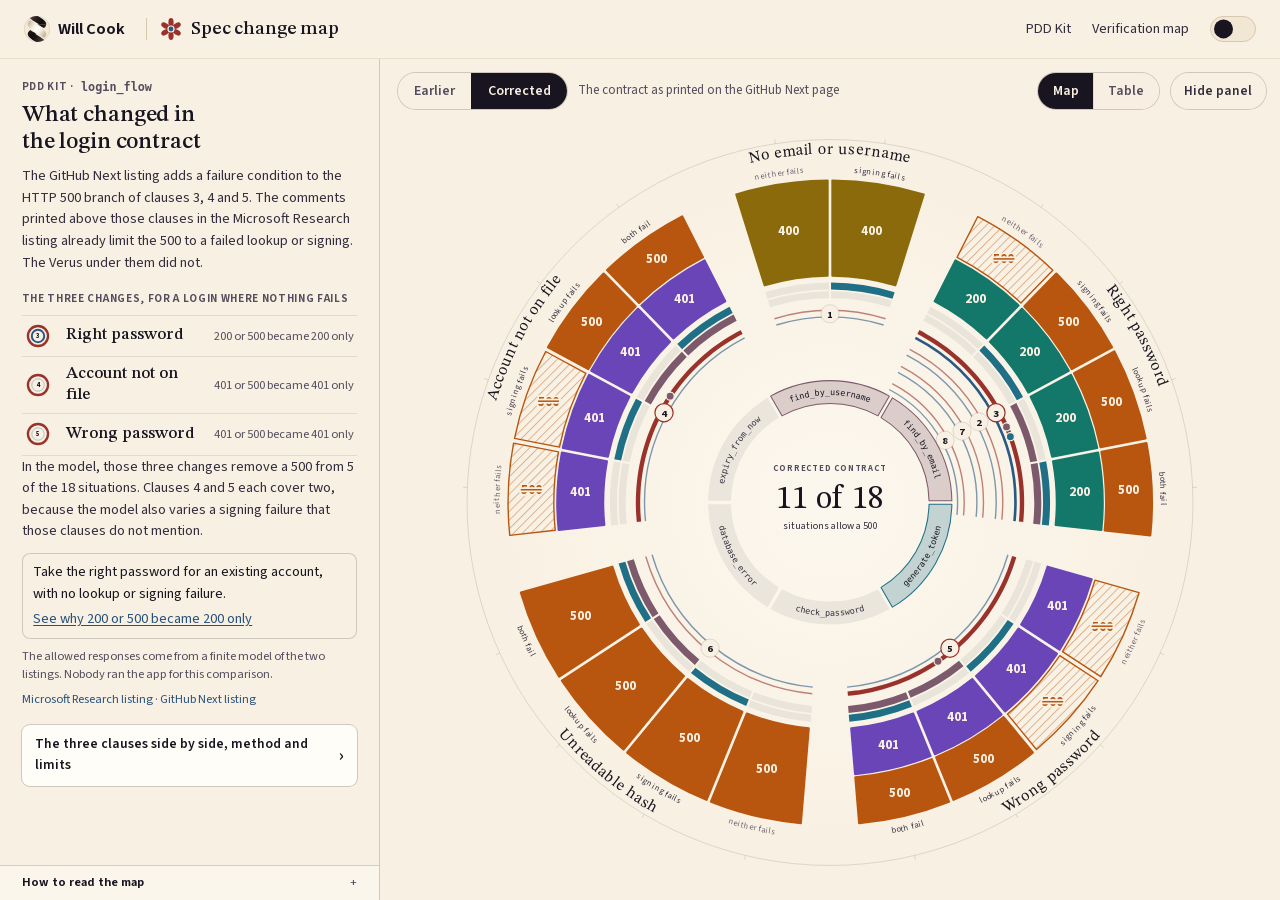
<file: index.html>
<!doctype html>
<html lang="en">
<head>
  <meta charset="utf-8">
  <meta name="viewport" content="width=device-width, initial-scale=1">
  <title>What the login fix changed · PDD Kit login_flow</title>
  <meta name="description" content="A map of what changed between the two printed versions of PDD Kit's login_flow contract: which responses each version allows, which clauses changed, and which trusted functions the changed clauses depend on.">
  <meta name="theme-color" media="(prefers-color-scheme: light)" content="#f8f0e2">
  <meta name="theme-color" media="(prefers-color-scheme: dark)" content="#1c1526">
  <link rel="icon" href="assets/favicon.svg" type="image/svg+xml">
  <script>
    // Stamp the saved or system theme before first paint (the explorer's own rule).
    (function () {
      var s = null;
      try { s = localStorage.getItem('plectis-theme'); } catch (e) {}
      var dark = s === 'dark' || (s !== 'light' && window.matchMedia && window.matchMedia('(prefers-color-scheme: dark)').matches);
      document.documentElement.setAttribute('data-theme', dark ? 'dark' : 'light');
    })();
  </script>
  <link rel="preload" href="assets/fonts/plectis-serif.woff2" as="font" type="font/woff2" crossorigin>
  <link rel="preload" href="assets/fonts/plectis-sans.woff2" as="font" type="font/woff2" crossorigin>
  <link rel="stylesheet" href="assets/tokens.css">
  <link rel="stylesheet" href="assets/app.css">
  <link rel="stylesheet" href="assets/spec.css">
  <script type="module" src="src/main.js"></script>
</head>
<body>
  <a class="skip-link" href="#main">Skip to content</a>
  <header class="topbar">
    <div class="topbar__inner">
      <span class="fam-lockup">
        <a class="fam-lockup__home" href="https://wcook04.github.io/" rel="author" title="All of Will Cook's projects and videos"><img src="assets/plectis.svg" alt="" width="26" height="26"><span class="fam-lockup__owner" translate="no">Will Cook</span></a>
        <span class="fam-lockup__rule" aria-hidden="true"></span>
        <a class="fam-lockup__site" href="./"><svg class="fam-mark" xmlns="http://www.w3.org/2000/svg" viewBox="0 0 24 24" aria-hidden="true" focusable="false"><g class="fam-mark__warm-fill"><ellipse cx="12" cy="5.4" rx="2.6" ry="4.4"/><ellipse cx="12" cy="5.4" rx="2.6" ry="4.4" transform="rotate(60 12 12)"/><ellipse cx="12" cy="5.4" rx="2.6" ry="4.4" transform="rotate(120 12 12)"/><ellipse cx="12" cy="5.4" rx="2.6" ry="4.4" transform="rotate(180 12 12)"/><ellipse cx="12" cy="5.4" rx="2.6" ry="4.4" transform="rotate(240 12 12)"/><ellipse cx="12" cy="5.4" rx="2.6" ry="4.4" transform="rotate(300 12 12)"/></g><circle class="fam-mark__page-fill" cx="12" cy="12" r="3.6"/><circle class="fam-mark__cool-fill" cx="12" cy="12" r="2.4"/></svg><span class="fam-lockup__name" translate="no">Spec change map</span></a>
      </span>
      <nav class="topbar__links" aria-label="Primary">
        <a href="https://githubnext.com/projects/pdd-kit/" target="_blank" rel="noopener">PDD Kit</a>
        <a href="https://wcook04.github.io/practical-formal-verification/explorer/" target="_blank" rel="noopener">Verification map</a>
        <button type="button" class="theme-toggle" role="switch" aria-checked="false" aria-label="Dark theme" data-theme-toggle>
          <span class="theme-toggle__track"><span class="theme-toggle__knob"></span></span>
        </button>
      </nav>
    </div>
  </header>
  <main id="main" tabindex="-1"></main>
  <p class="sr-only" aria-live="polite" data-announce></p>
  <noscript><p style="padding:24px">This map needs JavaScript to read the saved comparison.</p></noscript>
</body>
</html>
</file>
<file: assets/tokens.css>
/* Plectis design tokens for the component explorer.
   Adapted from the public site's stylesheet (ai_workflow
   sites/microcosm/assets/style.css, the source of the deployed
   wcook04.github.io/practical-formal-verification/assets/style.css): the same faces, the same wine
   ground and bone ink at night, paper and ink by day, and the two identity
   inks of the maps. On every figure red marks what a machine ran and azure
   what is stated; neither colour means "verified". The light and dark blocks
   must stay in step, and the dark block is written twice: once for the
   system's choice and once for the reader's own. */

@font-face { font-family: "Plectis Serif"; src: url("fonts/plectis-serif.woff2") format("woff2"); font-weight: 400 700; font-style: normal; font-display: swap; }
@font-face { font-family: "Plectis Serif"; src: url("fonts/plectis-serif-italic.woff2") format("woff2"); font-weight: 400 700; font-style: italic; font-display: swap; }
@font-face { font-family: "Plectis Sans"; src: url("fonts/plectis-sans.woff2") format("woff2"); font-weight: 200 900; font-style: normal; font-display: swap; }
@font-face { font-family: "Plectis Sans"; src: url("fonts/plectis-sans-italic.woff2") format("woff2"); font-weight: 200 900; font-style: italic; font-display: swap; }
@font-face { font-family: "Plectis Math"; src: url("fonts/plectis-math.woff2") format("woff2"); font-weight: 100 900; font-style: normal; font-display: swap; unicode-range: U+2190-21FF, U+2200-2211, U+2213-22FF; }
@font-face { font-family: "Plectis Serif Fallback"; src: local("Times New Roman"), local("TimesNewRomanPSMT"), local("Liberation Serif"); size-adjust: 105.63%; ascent-override: 72.14%; descent-override: 22.53%; line-gap-override: 23.67%; }
@font-face { font-family: "Plectis Sans Fallback"; src: local("Arial"), local("ArialMT"), local("Liberation Sans"); size-adjust: 94.72%; ascent-override: 108.11%; descent-override: 42.23%; line-gap-override: 0%; }

:root {
  color-scheme: light;
  --page: #f8f0e2;
  --surface: #fffdf7;
  --surface-sunk: #f1e7d4;
  --ink: #191520;
  --ink-soft: #342d3d;
  --muted: #544d5d;
  --faint: #6d6473;
  --rule: #eaddc9;
  --rule-strong: #d9c7ae;
  --rule-control: #96836a;
  --accent: #29527b;
  --accent-strong: #1b3f65;
  --accent-wash: #e1ebf4;
  --select-bg: #f6e2b2;
  --edge: #8d8072;
  --code-bg: #f2e8d2;
  --code-ink: #37232c;
  --on-accent: #ffffff;
  --link-ext: #8f6212;
  --ink-rgb: 27, 20, 35;
  /* The maps' identity inks (style.css "weave" tokens). */
  --weave-red: #9a322c;
  --weave-azure: #2a5982;
  --weave-red-glow: #9a322c;
  --weave-azure-glow: #2a5982;
  --home-ember: #9a322c;
  --home-line: rgba(25, 21, 32, 0.10);
  --home-line-strong: rgba(25, 21, 32, 0.18);

  --font-serif: "Plectis Serif", "Plectis Math", "Plectis Serif Fallback", "Iowan Old Style", Georgia, serif;
  --font-sans: "Plectis Sans", "Plectis Math", "Plectis Sans Fallback", -apple-system, BlinkMacSystemFont, "Segoe UI", Roboto, Helvetica, Arial, system-ui, sans-serif;
  --font-mono: ui-monospace, SFMono-Regular, "SF Mono", Menlo, Consolas, monospace;
  --fs-micro: 0.75rem;
  --fs-small: 0.8125rem;
  --fs-meta: 0.875rem;
  --fs-body: 0.9375rem;
  --fs-base: 1rem;
  --fs-h3: 1.0625rem;
  --fs-lede: 1.125rem;
  --fs-h2: 1.1875rem;
  --lh-tight: 1.2;
  --lh-snug: 1.4;
  --lh-body: 1.62;
  --r-sm: 6px;
  --r-md: 8px;
  --r-lg: 10px;
  --r-pill: 999px;
  --topbar-h: 58px;
  --motion-fast: 140ms;
  --motion-state: 180ms;
  --ease-out: cubic-bezier(0.2, 0.75, 0.25, 1);
  --ease-emph: cubic-bezier(0.16, 1, 0.3, 1);
  --ease-move: cubic-bezier(0.65, 0, 0.35, 1);

  /* The family lockup (app.css, copied from wcook04.github.io
     assets/family/family.css) reads these --fam-* names. The two mark inks
     are the Plectis brick and steel, already this site's glow inks in both
     themes. */
  --fam-page: var(--page);
  --fam-ink: var(--ink);
  --fam-rule-strong: var(--rule-strong);
  --fam-accent: var(--accent);
  --fam-mark-warm: var(--weave-red-glow);
  --fam-mark-cool: var(--weave-azure-glow);
  --fam-serif: var(--font-serif);
  --fam-ease: var(--ease-out);

  /* Map inks (maths.css --u-* tokens, renamed for components). Every figure
     reads these as references, never as hexes of its own. */
  --m-ground: var(--page);
  --m-proved: var(--weave-red);
  --m-stated: var(--weave-azure-glow);
  --m-core: var(--ink);
  --m-plate: rgba(25, 21, 32, 0.045);
  --m-edge: rgba(25, 21, 32, 0.14);
  --m-edge-hot: rgba(42, 89, 130, 0.55);
  --m-halo: rgba(25, 21, 32, 0.10);
  --m-faint: #9894a0;
  /* Saved historical runs: warm, but not the red of a kept proof. */
  --m-ember: #9c6a26;
  /* One colour per coverage ring, far enough apart on the wheel to read in
     the key: the proof in the maps' red, its broken versions in magenta, the
     fingerprint match in orange, the call link in teal, Lean in violet, the
     rerun in blue and past runs in gold. Green is left out: no ring means
     "passed". */
  --ring-proof: #b3261e;
  --ring-variants: #a8326f;
  --ring-bound: #b8560f;
  --ring-caller: #13776a;
  --ring-lean: #6a45b8;
  --ring-replay: #2a63a8;
  --ring-saved: #8a6a0a;
  /* The doctrine's halo: its rules in a cold azure of their own, so a rule
     never reads as the rerun ring's blue, and the failure modes in a muted
     mauve, a warning without the red of a kept proof. */
  --m-doctrine: #1f6f86;
  --m-threat: #7d5a6b;
}

@media (prefers-color-scheme: dark) {
  :root:not([data-theme="light"]) {
    color-scheme: dark;
    --page: #1c1526;
    --surface: #272132;
    --surface-sunk: #2f2839;
    --ink: #f2e6d4;
    --ink-soft: #ddcdbb;
    --muted: #bcb8c6;
    --faint: #a6a2b1;
    --rule: #363040;
    --rule-strong: #484251;
    --rule-control: #757080;
    --accent: #97c1df;
    --accent-strong: #bdd8ec;
    --accent-wash: #203244;
    --select-bg: #58411b;
    --edge: #817b8c;
    --code-bg: #221c2c;
    --code-ink: #e4d3bd;
    --on-accent: #1c1526;
    --link-ext: #e6b264;
    --ink-rgb: 0, 0, 0;
    --weave-red: #b84e45;
    --weave-azure: #4d7fa9;
    --weave-red-glow: #e67b6d;
    --weave-azure-glow: #93c5e6;
    --home-ember: #e18a79;
    --home-line: rgba(242, 230, 212, 0.09);
    --home-line-strong: rgba(242, 230, 212, 0.16);
    --m-plate: rgba(242, 230, 212, 0.05);
    --m-edge: rgba(242, 230, 212, 0.14);
    --m-edge-hot: rgba(151, 193, 223, 0.7);
    --m-halo: rgba(242, 230, 212, 0.12);
    --m-faint: #85818e;
    --m-ember: #d6a05e;
    --ring-proof: #f2655a;
    --ring-variants: #e46aa8;
    --ring-bound: #f08a3c;
    --ring-caller: #45b5a5;
    --ring-lean: #a98bf0;
    --ring-replay: #6aa6e8;
    --ring-saved: #e2c25e;
    --m-doctrine: #a6dcef;
    --m-threat: #c9a5b6;
  }
}
:root[data-theme="dark"] {
  color-scheme: dark;
  --page: #1c1526;
  --surface: #272132;
  --surface-sunk: #2f2839;
  --ink: #f2e6d4;
  --ink-soft: #ddcdbb;
  --muted: #bcb8c6;
  --faint: #a6a2b1;
  --rule: #363040;
  --rule-strong: #484251;
  --rule-control: #757080;
  --accent: #97c1df;
  --accent-strong: #bdd8ec;
  --accent-wash: #203244;
  --select-bg: #58411b;
  --edge: #817b8c;
  --code-bg: #221c2c;
  --code-ink: #e4d3bd;
  --on-accent: #1c1526;
  --link-ext: #e6b264;
  --ink-rgb: 0, 0, 0;
  --weave-red: #b84e45;
  --weave-azure: #4d7fa9;
  --weave-red-glow: #e67b6d;
  --weave-azure-glow: #93c5e6;
  --home-ember: #e18a79;
  --home-line: rgba(242, 230, 212, 0.09);
  --home-line-strong: rgba(242, 230, 212, 0.16);
  --m-plate: rgba(242, 230, 212, 0.05);
  --m-edge: rgba(242, 230, 212, 0.14);
  --m-edge-hot: rgba(151, 193, 223, 0.7);
  --m-halo: rgba(242, 230, 212, 0.12);
  --m-faint: #85818e;
  --m-ember: #d6a05e;
  --ring-proof: #f2655a;
  --ring-variants: #e46aa8;
  --ring-bound: #f08a3c;
  --ring-caller: #45b5a5;
  --ring-lean: #a98bf0;
  --ring-replay: #6aa6e8;
  --ring-saved: #e2c25e;
  --m-doctrine: #a6dcef;
  --m-threat: #c9a5b6;
}
</file>
<file: assets/app.css>
/* Component explorer layout.
   The header, the full-window explorer frame (one reading panel, the drawing
   in the rest of the window, controls top right, key bottom left) and the
   reading pages are adapted from the Plectis site's style.css: the docs
   topbar, the map explorers' frame ("Map explorers (5 October 2026)") and
   the theme switch. Map inks and type come from tokens.css. */

*, *::before, *::after { box-sizing: border-box; }
html { -webkit-text-size-adjust: 100%; text-size-adjust: 100%; }
body {
  margin: 0;
  background: var(--page);
  color: var(--ink);
  font-family: var(--font-sans);
  font-size: var(--fs-base);
  line-height: var(--lh-body);
  font-kerning: normal;
}
a { color: var(--accent); text-decoration: none; }
a:hover { text-decoration: underline; text-underline-offset: 0.16em; }
:where(a, button, input, select, [tabindex]):where(:focus-visible) { outline: 2px solid var(--accent); outline-offset: 2px; }
h1, h2, h3 { text-wrap: balance; }
p { text-wrap: pretty; }
code, .code { font-family: var(--font-mono); font-size: 0.86em; }
.skip-link {
  position: absolute; left: -9999px; top: 0; z-index: 50;
  background: var(--ink); color: var(--page); padding: 0.6rem 0.9rem; border-radius: 0 0 6px 0;
}
.skip-link:focus { left: 0; }
.sr-only {
  position: absolute; width: 1px; height: 1px; padding: 0; margin: -1px;
  overflow: hidden; clip: rect(0, 0, 0, 0); white-space: nowrap; border: 0;
}
.theme-switching, .theme-switching * { transition: none !important; }

/* ---- Header ------------------------------------------------------------- */
.topbar {
  position: sticky; top: 0; z-index: 40;
  background: var(--page);
  border-bottom: 1px solid var(--rule);
}
.topbar__inner {
  display: flex; flex-wrap: wrap; align-items: center; gap: 0.35rem 1rem;
  min-height: var(--topbar-h); padding: 0.5rem 24px;
}
/* The lockup: the Plectis plait opens Will Cook's home page, a short upright
   rule, then the flower mark and "Practical Formal Verification" open the
   map. Copied unchanged from wcook04.github.io assets/family/family.css
   (docs/family.md, "The lockup"); its --fam-* names map in tokens.css. */
/* The owner name's sans (family.css maps --fam-sans on :root). */
.fam-lockup { --fam-sans: var(--font-sans); }
/* ---------------------------------------------------------------- lockup
   The start of every site's header: the Plectis plait, which opens the home
   page (every website and film), a short upright rule, then this site's own
   mark and name, which open this site's front page. Two links, two jobs; the
   rule says they are two things. The plait is an image (assets/plectis.svg,
   copied beside the site), so it keeps its own day and night palettes; a site
   mark is inline SVG drawn in the site's inks (--fam-mark-warm, --fam-mark-cool,
   --fam-ink), so it follows the page's theme switch. */
.fam-lockup { display: inline-flex; align-items: center; gap: 0.75rem; min-width: 0; }
.fam-lockup__home {
  position: relative; display: inline-flex; align-items: center; gap: 0.5rem; flex: none;
  height: 2.1rem; padding: 0 0.55rem 0 0.25rem; margin-left: -0.25rem; border-radius: 9px;
  color: var(--fam-ink); text-decoration: none;
  transition: background-color 160ms var(--fam-ease);
}
.fam-lockup__home img { display: block; flex: none; width: 1.6rem; height: 1.6rem; }
/* "Will Cook" beside the plait (19 November 2026): every site names whose it
   is, as the home page's own header does. Sans, heavier than the site's serif
   name, so the two links read as owner then site. */
.fam-lockup__owner {
  font-family: var(--fam-sans); font-size: 1.02rem; font-weight: 650; line-height: 1;
  letter-spacing: 0.005em; white-space: nowrap; color: var(--fam-ink);
}
@media (hover: hover) and (pointer: fine) {
  .fam-lockup__home:hover { background: color-mix(in srgb, var(--fam-ink) 8%, transparent); text-decoration: none; }
}
.fam-lockup__home:focus-visible { outline: 2px solid var(--fam-accent); outline-offset: 2px; }
.fam-lockup__rule { flex: none; width: 1px; height: 1.35rem; background: var(--fam-rule-strong); }
.fam-lockup__site {
  display: inline-flex; align-items: center; gap: 0.5rem; min-width: 0;
  color: var(--fam-ink); text-decoration: none;
}
.fam-lockup__site:hover .fam-lockup__name { text-decoration: underline; text-decoration-color: var(--fam-rule-strong); text-underline-offset: 0.18em; }
.fam-lockup__site:focus-visible { outline: 2px solid var(--fam-accent); outline-offset: 3px; border-radius: 4px; }
.fam-lockup__name {
  font-family: var(--fam-serif); font-size: 1.18rem; font-weight: 500; line-height: 1.1; letter-spacing: -0.008em;
  white-space: nowrap; overflow: hidden; text-overflow: ellipsis;
}
.fam-mark { display: block; flex: none; width: 1.5rem; height: 1.5rem; overflow: visible; }
.fam-mark * { vector-effect: non-scaling-stroke; }
.fam-mark__ink { fill: none; stroke: var(--fam-ink); stroke-width: 1.8; stroke-linecap: round; }
.fam-mark__cool { fill: none; stroke: var(--fam-mark-cool, var(--fam-accent)); stroke-width: 1.8; stroke-linecap: round; }
.fam-mark__warm { fill: none; stroke: var(--fam-mark-warm, var(--fam-ink)); stroke-width: 1.4; }
.fam-mark__warm-fill { fill: var(--fam-mark-warm, var(--fam-ink)); }
.fam-mark__cool-fill { fill: var(--fam-mark-cool, var(--fam-accent)); }
.fam-mark__page-fill { fill: var(--fam-page); }
/* A phone keeps both links and both names; the site's mark and a long site
   name give way first. */
@media (max-width: 520px) { .fam-lockup__site .fam-mark { display: none; } }
@media (max-width: 420px) { .fam-lockup { gap: 0.5rem; } .fam-lockup__name { font-size: 1.05rem; } .fam-lockup__owner { font-size: 0.95rem; } }
@media (forced-colors: active) { .fam-lockup__rule { background: CanvasText; } }
.fam-lockup a:hover { text-decoration: none; }
.topbar .fam-lockup { flex: 0 1 auto; }
.topbar__links { margin-left: auto; display: flex; flex-wrap: wrap; align-items: center; gap: 0.35rem 1.3rem; }
.topbar__links a { color: var(--ink-soft); font-size: 0.9rem; white-space: nowrap; }
.topbar__links a[aria-current="page"] { color: var(--ink); font-weight: 600; }
.topbar__links a:hover { color: var(--accent); text-decoration: none; }
.theme-toggle {
  flex: none; display: inline-flex; align-items: center; margin: 0; padding: 0;
  border: 0; background: none; cursor: pointer; line-height: 0;
}
.theme-toggle__track {
  position: relative; display: block; width: 2.9rem; height: 1.6rem; border-radius: var(--r-pill);
  background: var(--surface-sunk); border: 1px solid var(--rule-strong);
}
.theme-toggle__knob {
  position: absolute; top: 50%; left: 0.2rem; width: 1.2rem; height: 1.2rem; border-radius: 50%;
  background: var(--ink); transform: translateY(-50%);
  transition: transform 220ms var(--ease-out);
}
.theme-toggle[aria-checked="true"] .theme-toggle__knob { transform: translate(1.3rem, -50%); }
.theme-toggle:focus-visible { outline: none; }
.theme-toggle:focus-visible .theme-toggle__track { outline: 2px solid var(--accent); outline-offset: 3px; }
/* On a phone the links wrap under the lockup; the lockup's 32px plait is
   taller than the old wordmark, so the rows sit a little closer and the
   header keeps its height. */
@media (max-width: 600px) { .topbar__inner { padding-inline: 16px; row-gap: 0.25rem; } }

/* ---- The explorer frame (style.css "Map explorers") ------------------------ */
html.is-explorer, html.is-explorer body { height: 100%; }
html.is-explorer body { overflow: hidden; }
.explorer {
  --explorer-panel: clamp(340px, 26vw, 420px);
  --explorer-pad: clamp(18px, 1.7vw, 28px);
  position: relative;
  display: grid; grid-template-columns: var(--explorer-panel) minmax(0, 1fr);
  height: calc(100dvh - var(--topbar-h) - 1px);
  background: var(--page);
}
html.is-map-fullscreen .topbar { display: none; }
.explorer.is-fullscreen { position: fixed; inset: 0; z-index: 1000; width: 100%; height: 100dvh; }
.explorer__panel {
  position: relative; z-index: 2; min-height: 0; display: flex; flex-direction: column;
  border-right: 1px solid var(--home-line-strong); background: var(--page);
}
.explorer__head { flex: none; padding: 18px var(--explorer-pad) 14px; border-bottom: 1px solid var(--home-line); }
.explorer__title {
  margin: 0; font-family: var(--font-serif); font-weight: 500;
  font-size: clamp(1.5rem, 1.1rem + 0.8vw, 1.95rem); line-height: 1.12; letter-spacing: -0.005em;
}
.explorer__body {
  flex: 1 1 auto; min-height: 0; overflow-y: auto; overscroll-behavior: contain;
  scrollbar-gutter: stable; scrollbar-width: thin;
  padding: 16px var(--explorer-pad) 40px;
}
.explorer__foot {
  flex: none; padding: 8px var(--explorer-pad); border-top: 1px solid var(--home-line);
  font-size: var(--fs-micro); color: var(--faint);
}
.explorer__stage { position: relative; min-width: 0; min-height: 0; overflow: hidden; background: var(--page); }
.explorer__stage > canvas { display: block; width: 100%; height: 100%; touch-action: none; }
.explorer__stage > canvas:focus-visible { outline: 2px solid var(--accent); outline-offset: -2px; }
.explorer__tools { position: absolute; z-index: 5; top: 14px; right: 14px; display: flex; align-items: center; gap: 6px; }
.explorer__legend {
  position: absolute; z-index: 4; left: 18px; bottom: 14px; right: 18px;
  display: flex; flex-wrap: wrap; align-items: center; gap: 0.35rem 1.1rem;
  pointer-events: none; font-size: 0.85rem; color: var(--muted);
  transition: opacity var(--motion-state) var(--ease-out);
}
.explorer__legend > * { pointer-events: auto; }
.explorer-tool {
  display: inline-flex; align-items: center; justify-content: center; gap: 0.4rem;
  min-height: 36px; min-width: 36px; padding: 0 0.85rem;
  border: 0; border-radius: var(--r-pill); cursor: pointer;
  font: inherit; font-size: 0.85rem; font-weight: 600; line-height: 1; color: var(--ink-soft);
  background: color-mix(in srgb, var(--page) 78%, transparent);
  box-shadow: 0 0 0 1px var(--home-line-strong);
  backdrop-filter: blur(6px); -webkit-backdrop-filter: blur(6px);
  transition: color var(--motion-fast) var(--ease-out), box-shadow var(--motion-fast) var(--ease-out);
}
.explorer-tool--icon { padding: 0; width: 36px; font-size: 1.05rem; }
.explorer-tool svg { width: 15px; height: 15px; flex: none; }
.explorer-tool:hover { color: var(--ink); box-shadow: 0 0 0 1px var(--home-ember); }
.explorer-tool[aria-pressed="true"] { color: var(--ink); box-shadow: 0 0 0 1px var(--home-ember); }
.explorer-tool:active { transform: scale(0.97); }
.explorer__zoom { display: inline-flex; border-radius: var(--r-pill); box-shadow: 0 0 0 1px var(--home-line-strong); }
.explorer__zoom .explorer-tool { box-shadow: none; border-radius: 0; }
.explorer__zoom .explorer-tool:first-child { border-radius: var(--r-pill) 0 0 var(--r-pill); }
.explorer__zoom .explorer-tool:last-child { border-radius: 0 var(--r-pill) var(--r-pill) 0; border-left: 1px solid var(--home-line); }
.explorer.is-panel-collapsed { grid-template-columns: 0 minmax(0, 1fr); }
.explorer.is-panel-collapsed .explorer__panel { visibility: hidden; overflow: hidden; border-right: 0; }
.explorer__views { display: none; }
.explorer__status {
  position: absolute; inset: 0; display: grid; place-items: center; z-index: 3; padding: 24px;
  text-align: center; color: var(--muted); font-size: var(--fs-body);
}
.explorer__status[hidden] { display: none; }
@media (max-width: 899px) {
  html.is-explorer body { overflow: auto; }
  .explorer { grid-template-columns: minmax(0, 1fr); grid-template-rows: auto minmax(0, 1fr); height: calc(100dvh - var(--topbar-h) - 1px); }
  .explorer__views { display: flex; gap: 6px; padding: 10px 16px; border-bottom: 1px solid var(--home-line); }
  .explorer[data-explorer-shown="map"] .explorer__panel { display: none; }
  .explorer[data-explorer-shown="details"] .explorer__stage { display: none; }
  .explorer__panel { border-right: 0; min-height: 0; }
  .explorer__legend { font-size: 0.78rem; gap: 0.2rem 0.8rem; left: 12px; right: 12px; bottom: 10px; }
  .explorer__tools { top: 10px; right: 10px; }
  .explorer__tools [data-explorer-panel-toggle] { display: none; }
}

/* ---- Map key ---------------------------------------------------------------- */
.key { display: inline-flex; align-items: center; gap: 0.45rem; white-space: nowrap; }
.key svg { width: 13px; height: 13px; flex: none; overflow: visible; }
.mark { color: var(--ink); }
.mark--proved { color: var(--weave-red-glow); }
:root:not([data-theme="dark"]) .mark--proved { color: var(--weave-red); }
@media (prefers-color-scheme: dark) { :root:not([data-theme="light"]) .mark--proved { color: var(--weave-red-glow); } }
.mark--stated { color: var(--weave-azure-glow); }
.mark--faint { color: var(--m-faint); }

/* ---- Panel parts ------------------------------------------------------------ */
.panel-lede { margin: 0.5rem 0 0; font-size: 0.95rem; line-height: 1.5; color: var(--ink-soft); max-width: 46ch; }
.find { position: relative; margin-top: 0.9rem; }
.find input {
  width: 100%; min-height: 40px; padding: 0.5rem 0.8rem; border-radius: var(--r-sm);
  border: 1px solid var(--rule-control); background: var(--surface); color: var(--ink);
  font: inherit; font-size: 0.95rem;
}
.find input::placeholder { color: var(--faint); }
.tabs { display: flex; align-items: center; justify-content: space-between; gap: 0.75rem; margin-top: 0.85rem; flex-wrap: wrap; }
.tabs__group { display: flex; gap: 1rem; }
.tab {
  border: 0; background: none; padding: 0.3rem 0; cursor: pointer; font: inherit; font-size: 0.95rem;
  color: var(--muted); border-bottom: 2px solid transparent; min-height: 30px;
}
.tab[aria-pressed="true"] { color: var(--ink); font-weight: 600; border-bottom-color: var(--home-ember); }
.util {
  display: inline-flex; align-items: center; gap: 0.35rem; min-height: 32px; padding: 0 0.75rem;
  border: 1px solid var(--home-line-strong); border-radius: var(--r-pill); background: none; color: var(--ink-soft);
  font: inherit; font-size: 0.82rem; font-weight: 600; cursor: pointer;
}
.util[aria-pressed="true"], .util:hover { color: var(--ink); border-color: var(--home-ember); }
.filtered {
  display: flex; align-items: center; justify-content: space-between; gap: 0.6rem; margin-top: 0.7rem;
  padding: 0.45rem 0.7rem; border-radius: var(--r-md); background: var(--surface-sunk); font-size: var(--fs-meta);
}
.filtered[hidden] { display: none; }
.textbtn { border: 0; background: none; padding: 0.1rem 0.2rem; font: inherit; font-size: inherit; color: var(--accent); cursor: pointer; }
.textbtn:hover { text-decoration: underline; }

.section-title { margin: 1.4rem 0 0.5rem; font-family: var(--font-serif); font-size: 1.12rem; font-weight: 600; }
.section-title:first-child { margin-top: 0.2rem; }
.muted { color: var(--muted); }
.small { font-size: var(--fs-meta); }
.figures { font-variant-numeric: tabular-nums; }

.family-rows { list-style: none; margin: 0; padding: 0; border-top: 1px solid var(--home-line); }
.family-row { border-bottom: 1px solid var(--home-line); }
.family-row button {
  display: grid; grid-template-columns: 1fr auto; gap: 0.15rem 0.8rem; width: 100%; text-align: left;
  padding: 0.6rem 0.2rem; background: none; border: 0; cursor: pointer; font: inherit; color: var(--ink);
}
.family-row button:hover .family-row__name { color: var(--accent); }
.family-row__name { font-size: 0.98rem; }
.family-row__count { font-variant-numeric: tabular-nums; color: var(--muted); font-size: 0.92rem; }
.family-row__tally { grid-column: 1 / -1; font-size: var(--fs-meta); color: var(--muted); }
.family-row__marks { grid-column: 1 / -1; display: flex; flex-wrap: wrap; gap: 3px; margin-top: 0.15rem; }
.family-row__marks svg { width: 11px; height: 11px; }

.rows { list-style: none; margin: 0.4rem 0 0; padding: 0; }
.row { border-bottom: 1px solid var(--home-line); }
.row a, .row button.row__go {
  display: grid; grid-template-columns: 14px 1fr; gap: 0.1rem 0.6rem; padding: 0.55rem 0.15rem;
  color: var(--ink); text-decoration: none; background: none; border: 0; width: 100%; text-align: left; font: inherit; cursor: pointer;
}
.row a:hover .row__title, .row button.row__go:hover .row__title { color: var(--accent); }
.row svg { width: 12px; height: 12px; margin-top: 0.38rem; }
.row__title { font-size: 0.95rem; line-height: 1.35; }
.row__sub { grid-column: 2; font-size: var(--fs-meta); color: var(--muted); line-height: 1.4; }
.more { margin-top: 0.8rem; }
.btn {
  display: inline-flex; align-items: center; justify-content: center; gap: 0.45rem; min-height: 38px; padding: 0 1rem;
  border-radius: var(--r-pill); border: 1px solid var(--rule-control); background: var(--surface); color: var(--ink);
  font: inherit; font-size: 0.9rem; font-weight: 600; cursor: pointer; text-decoration: none;
}
.btn:hover { border-color: var(--home-ember); text-decoration: none; }
.btn--ink { background: var(--ink); color: var(--page); border-color: var(--ink); }
.btn--ink:hover { color: var(--page); }
.btn:active { transform: scale(0.97); }
.actions { display: flex; flex-wrap: wrap; gap: 0.5rem; margin-top: 0.9rem; }

.facet { margin: 0 0 1.1rem; }
.facet h3 { margin: 0 0 0.4rem; font-size: 0.95rem; font-weight: 600; }
.facet__choices { display: flex; flex-wrap: wrap; gap: 0.35rem; }
.chip {
  display: inline-flex; align-items: center; gap: 0.4rem; min-height: 30px; padding: 0 0.7rem;
  border-radius: var(--r-pill); border: 1px solid var(--home-line-strong); background: none; color: var(--ink-soft);
  font: inherit; font-size: 0.84rem; cursor: pointer;
}
.chip[aria-pressed="true"] { color: var(--ink); border-color: var(--home-ember); background: color-mix(in srgb, var(--home-ember) 10%, transparent); }
.chip__n { color: var(--faint); font-variant-numeric: tabular-nums; }

.state {
  margin: 0.8rem 0; padding: 0.7rem 0.85rem; border-radius: var(--r-md);
  background: var(--surface-sunk); font-size: var(--fs-meta); line-height: 1.5;
}
.state--error { box-shadow: inset 3px 0 0 var(--weave-red); }
.state strong { font-weight: 650; }

/* A component card in the panel, and the reading pages. */
.card-kind { font-size: var(--fs-small); color: var(--muted); margin: 0 0 0.25rem; display: flex; gap: 0.45rem; align-items: center; }
.card-kind svg { width: 12px; height: 12px; }
.card-title { margin: 0; font-family: var(--font-serif); font-size: 1.45rem; font-weight: 500; line-height: 1.18; }
.card-summary { margin: 0.45rem 0 0; color: var(--ink-soft); }
.limit {
  margin: 0.9rem 0 0; padding: 0.7rem 0.85rem; border-radius: var(--r-md);
  background: color-mix(in srgb, var(--weave-azure-glow) 9%, var(--page)); font-size: 0.93rem; line-height: 1.5;
}
.limit__label { display: block; font-size: var(--fs-small); font-weight: 650; color: var(--ink-soft); margin-bottom: 0.15rem; }
.facts { list-style: none; margin: 0.4rem 0 0; padding: 0; }
.fact { display: grid; grid-template-columns: 16px 1fr; gap: 0.6rem; padding: 0.5rem 0; border-bottom: 1px solid var(--home-line); font-size: 0.92rem; line-height: 1.45; }
.fact svg { width: 12px; height: 12px; margin-top: 0.3rem; }
.fact__caution { display: block; color: var(--muted); font-size: var(--fs-meta); }
.fact--unknown .fact__text { font-style: italic; }
.ref { font-family: var(--font-mono); font-size: 0.82rem; word-break: break-word; color: var(--code-ink); }
.ref-list { list-style: none; margin: 0.3rem 0 0; padding: 0; }
.ref-list li { padding: 0.25rem 0; font-size: var(--fs-meta); }
.ref-list .absent { color: var(--muted); }
.cmd {
  display: block; margin: 0.4rem 0 0; padding: 0.6rem 0.7rem; border-radius: var(--r-md); background: var(--code-bg);
  color: var(--code-ink); font-family: var(--font-mono); font-size: 0.8rem; line-height: 1.5; white-space: pre-wrap; word-break: break-word;
}
.copy { margin-top: 0.35rem; }

/* ---- Reading pages -------------------------------------------------------- */
.page { width: min(1180px, calc(100% - 48px)); margin: 0 auto; padding: 28px 0 80px; }
.trail { font-size: var(--fs-meta); color: var(--muted); display: flex; flex-wrap: wrap; gap: 0.4rem; align-items: center; }
.trail a { color: var(--muted); }
.page-title { margin: 0.6rem 0 0; font-family: var(--font-serif); font-weight: 500; font-size: clamp(1.9rem, 1.4rem + 1.4vw, 2.7rem); line-height: 1.1; letter-spacing: -0.01em; }
.page-lede { margin: 0.6rem 0 0; font-size: var(--fs-lede); color: var(--ink-soft); max-width: 62ch; }
.page h2 { font-family: var(--font-serif); font-weight: 500; font-size: 1.5rem; margin: 2.6rem 0 0.6rem; }
.page h3 { font-size: 1.02rem; font-weight: 650; margin: 1.4rem 0 0.4rem; }
.prose { max-width: 68ch; }
.reader { display: grid; grid-template-columns: minmax(0, 7fr) minmax(0, 5fr); gap: 48px; align-items: start; margin-top: 1.6rem; }
.reader__figure { position: sticky; top: calc(var(--topbar-h) + 20px); }
.reader__steps > section { padding: 0 0 1.6rem; scroll-margin-top: calc(var(--topbar-h) + 16px); }
.reader__steps > section > h2:first-child { margin-top: 0.4rem; }
@media (max-width: 960px) {
  .reader { grid-template-columns: minmax(0, 1fr); }
  .reader__figure { position: relative; top: 0; order: -1; }
}
.chain-figure { width: 100%; height: auto; display: block; }
.chain-figure text { font-family: var(--font-sans); }
.chain-step { transition: opacity var(--motion-state) var(--ease-out); }
.chain-figure.has-current .chain-step:not(.is-current) { opacity: 0.38; }
.statement {
  margin: 0.6rem 0 0; padding: 0.9rem 1rem; border-radius: var(--r-md); background: var(--surface);
  box-shadow: 0 0 0 1px var(--home-line-strong); font-family: var(--font-serif); font-size: 1.08rem; line-height: 1.5;
}
.split { display: grid; grid-template-columns: repeat(auto-fit, minmax(240px, 1fr)); gap: 0.8rem 1.6rem; }
.table { width: 100%; border-collapse: collapse; font-size: 0.9rem; }
.table th, .table td { text-align: left; padding: 0.5rem 0.6rem 0.5rem 0; border-bottom: 1px solid var(--home-line); vertical-align: top; }
.table th { font-weight: 650; color: var(--ink-soft); font-size: var(--fs-meta); }
.table td.num, .table th.num { text-align: right; font-variant-numeric: tabular-nums; }

/* Coverage squares (lean-exposition site/src/checks/CheckMap.tsx and checks.css). */
.measures { display: grid; gap: 1.6rem; margin-top: 1rem; }
.measure__head { display: flex; flex-wrap: wrap; align-items: baseline; justify-content: space-between; gap: 0.3rem 1rem; }
.measure__name { font-weight: 650; font-size: 1rem; }
.measure__count { font-variant-numeric: tabular-nums; color: var(--ink-soft); font-size: 0.95rem; }
.measure__kind { margin: 0.1rem 0 0.5rem; color: var(--muted); font-size: var(--fs-meta); }
.squares { display: flex; flex-wrap: wrap; gap: 2px; }
.squares__family { display: flex; flex-wrap: wrap; gap: 2px; padding-right: 7px; margin-right: 5px; border-right: 1px solid var(--home-line-strong); }
.squares__family:last-child { border-right: 0; }
.sq { width: 10px; height: 10px; border-radius: 2px; display: inline-block; }
.sq--on { background: var(--ink); }
.sq--proved { background: var(--weave-red-glow); }
:root[data-theme="light"] .sq--proved { background: var(--weave-red); }
.sq--off { box-shadow: inset 0 0 0 1px var(--home-line-strong); }
.sq--unknown { background: repeating-linear-gradient(45deg, transparent 0 3px, color-mix(in srgb, var(--muted) 45%, transparent) 3px 4px); box-shadow: inset 0 0 0 1px var(--home-line-strong); }
a.sq:hover { outline: 2px solid var(--accent); outline-offset: 1px; }
.note { font-size: var(--fs-meta); color: var(--muted); margin: 0.3rem 0 0; }

/* Related records. */
.graph-layout { display: grid; grid-template-columns: minmax(0, 7fr) minmax(0, 5fr); gap: 40px; align-items: start; margin-top: 1.2rem; }
@media (max-width: 960px) { .graph-layout { grid-template-columns: minmax(0, 1fr); } }
.graph-figure { width: 100%; height: auto; display: block; }
.graph-figure text { font-family: var(--font-sans); font-size: 11px; fill: var(--ink-soft); }
.edge-groups h3 { margin-top: 1.2rem; }
.controls { display: flex; flex-wrap: wrap; gap: 0.6rem 1rem; align-items: center; margin-top: 1rem; font-size: var(--fs-meta); }
.controls select, .controls input {
  font: inherit; padding: 0.3rem 0.5rem; border-radius: var(--r-sm); border: 1px solid var(--rule-control); background: var(--surface); color: var(--ink);
}

@media (prefers-reduced-motion: reduce) {
  *, *::before, *::after { transition-duration: 0ms !important; animation-duration: 0ms !important; }
}

/* ---- Inks of the coverage rings ------------------------------------------- */
/* One meaning per ink, on the map and in the panel: red where a machine
   checked and the result was kept, azure where something is stated or
   configured, amber for saved earlier runs, a hatch where nothing is
   established, and a faint cell where no such check is recorded. */
.ink-ran { --ink-fill: var(--weave-red); }
.ink-stated { --ink-fill: color-mix(in oklab, var(--weave-azure-glow) 62%, var(--page)); }
.ink-saved { --ink-fill: var(--m-ember); }
.ink-unknown { --ink-fill: transparent; }
:root[data-theme="dark"] .ink-ran { --ink-fill: var(--weave-red-glow); }
@media (prefers-color-scheme: dark) { :root:not([data-theme="light"]) .ink-ran { --ink-fill: var(--weave-red-glow); } }
.swatch {
  display: inline-block; flex: none; width: 12px; height: 12px; border-radius: 3px;
  background: var(--ink-fill, var(--home-line));
}
.swatch.ink-unknown { background: repeating-linear-gradient(135deg, transparent 0 2.4px, color-mix(in srgb, var(--muted) 70%, transparent) 2.4px 3.4px); box-shadow: inset 0 0 0 1px var(--home-line-strong); }
.swatch.is-empty { background: color-mix(in srgb, var(--ink) 8%, transparent); box-shadow: inset 0 0 0 1px var(--home-line-strong); }
.ink-ran-text { color: var(--weave-red); }
:root[data-theme="dark"] .ink-ran-text { color: var(--weave-red-glow); }
@media (prefers-color-scheme: dark) { :root:not([data-theme="light"]) .ink-ran-text { color: var(--weave-red-glow); } }
.ink-unknown-text { color: var(--muted); }

/* The ledger: four plain counts, each with what it counts. */
.ledger { display: grid; grid-template-columns: repeat(2, minmax(0, 1fr)); gap: 0.9rem 1.2rem; margin: 0.2rem 0 0.4rem; }
.ledger__item { display: flex; flex-direction: column; gap: 0.1rem; }
.ledger__n { font-family: var(--font-serif); font-size: 2rem; line-height: 1; font-variant-numeric: lining-nums tabular-nums; letter-spacing: -0.01em; }
.ledger__l { font-size: var(--fs-meta); color: var(--muted); line-height: 1.35; }

/* The rings as strips. */
.rings { list-style: none; margin: 0.5rem 0 0; padding: 0; border-top: 1px solid var(--home-line); }
.ring-row { border-bottom: 1px solid var(--home-line); }
.ring-row__go {
  display: grid; grid-template-columns: minmax(0, 1fr) auto; gap: 0.12rem 0.8rem; align-items: center;
  width: 100%; padding: 0.55rem 0.35rem; text-align: left; background: none; border: 0; border-radius: var(--r-sm);
  font: inherit; color: var(--ink); cursor: pointer;
  transition: background var(--motion-fast) var(--ease-out);
}
.ring-row__go:hover, .ring-row.is-pinned .ring-row__go { background: color-mix(in srgb, var(--ink) 5%, transparent); }
.ring-row__title { display: inline-flex; align-items: center; gap: 0.55rem; font-weight: 600; font-size: 0.95rem; }
.ring-row__count { font-size: 0.9rem; color: var(--ink-soft); }
.ring-row__count.is-unknown { font-style: italic; color: var(--muted); }
.ring-row__by { grid-column: 1 / -1; font-size: var(--fs-small); color: var(--muted); padding-left: calc(12px + 0.55rem); }
.strip { grid-column: 1 / -1; display: block; width: calc(100% - 12px - 0.55rem); height: 12px; margin: 0.25rem 0 0 calc(12px + 0.55rem); }
.strip .cell--empty { fill: color-mix(in srgb, var(--ink) 9%, transparent); }
.strip .cell--has { fill: var(--ink-fill); }
.strip.ink-unknown .cell { fill: color-mix(in srgb, var(--muted) 38%, transparent); }

/* A component's own column of the rings. */
.column { list-style: none; margin: 0.35rem 0 0; padding: 0; }
.column__row {
  display: grid; grid-template-columns: 12px minmax(0, 1fr) auto; gap: 0.1rem 0.6rem; align-items: center;
  padding: 0.45rem 0; border-bottom: 1px solid var(--home-line); font-size: 0.92rem;
}
.column__title { font-weight: 600; }
.column__by { font-size: var(--fs-small); color: var(--muted); text-align: right; }
.column__words { grid-column: 2 / -1; font-size: var(--fs-meta); color: var(--ink-soft); line-height: 1.45; }
.column__row.is-empty .column__title { font-weight: 500; color: var(--muted); }
.column__row.is-empty .column__words { color: var(--muted); }

/* Saved runs and rules. */
.records li { display: grid; grid-template-columns: 10px minmax(0, 1fr); column-gap: 0.55rem; }
.records li > :not(.rec-dot) { grid-column: 2; }
.records br { display: none; }
.rec-dot { grid-row: span 2; width: 8px; height: 8px; margin-top: 0.38rem; border-radius: 50%; background: var(--m-ember); }
.rec-dot.is-absent { background: none; box-shadow: inset 0 0 0 1px var(--muted); }
.rec-dot.is-blocked { background: none; box-shadow: inset 0 0 0 2px var(--m-ember); }
.doctrine { list-style: none; margin: 0.3rem 0 0; padding: 0; }
.doctrine li { padding: 0.32rem 0; border-bottom: 1px solid var(--home-line); font-size: 0.92rem; }
.doc-id { display: inline-block; min-width: 3.2em; font-family: var(--font-mono); font-size: 0.78rem; color: var(--accent); }
.doc-id--anti_principle { color: var(--weave-red); }
.rows--dense .row a, .rows--dense .row button.row__go { padding: 0.38rem 0.15rem; }
.rows--dense code.row__sub { font-size: 0.76rem; }
.route-list { list-style: none; margin: 0.4rem 0 0; padding: 0; columns: 2 20rem; column-gap: 1.6rem; font-size: var(--fs-meta); }
.route-list li { break-inside: avoid; padding: 0.2rem 0; }
.route-list code { color: var(--muted); font-size: 0.76rem; }
.inline-list { display: inline; margin: 0; padding: 0; list-style: none; }
.inline-list li { display: inline; }
.inline-list li + li::before { content: ' and '; }

/* ---- Dafny, as retained -------------------------------------------------- */
.spec { display: grid; gap: 0.5rem; margin-top: 0.5rem; }
.excerpt { border-radius: var(--r-md); background: var(--code-bg); box-shadow: 0 0 0 1px var(--home-line); overflow: hidden; }
.excerpt > summary {
  display: flex; flex-wrap: wrap; align-items: baseline; gap: 0.2rem 0.6rem; padding: 0.5rem 0.75rem;
  cursor: pointer; list-style: none; font-size: var(--fs-meta);
}
.excerpt > summary::-webkit-details-marker { display: none; }
.excerpt > summary::before { content: '▸'; color: var(--faint); font-size: 0.75rem; transition: transform var(--motion-fast) var(--ease-out); }
.excerpt[open] > summary::before { transform: rotate(90deg); }
.excerpt__kind { color: var(--muted); font-size: var(--fs-small); text-transform: lowercase; font-variant: small-caps; letter-spacing: 0.04em; }
.excerpt__name { font-weight: 650; color: var(--code-ink); font-size: 0.86rem; }
.excerpt__role { font-size: var(--fs-small); color: var(--accent); }
.excerpt__lines { margin-left: auto; font-size: var(--fs-small); color: var(--faint); }
.excerpt__src { margin: 0; padding: 0.35rem 0.75rem 0.55rem; font-size: var(--fs-small); }
.excerpt__src a { font-family: var(--font-mono); font-size: 0.74rem; }
.dafny {
  margin: 0; padding: 0.25rem 0 0.55rem; overflow-x: auto; font-family: var(--font-mono);
  font-size: 0.78rem; line-height: 1.6; color: var(--code-ink); tab-size: 2;
}
.dafny code { font-size: inherit; display: block; min-width: max-content; }
.dafny__line { display: grid; grid-template-columns: 3.2em auto; }
.dafny__no { padding-right: 0.9em; text-align: right; color: var(--faint); user-select: none; font-variant-numeric: tabular-nums; }
.dafny__text { white-space: pre; padding-right: 0.9rem; }
.tok-k { color: var(--accent); font-weight: 600; }
.tok-t { color: color-mix(in oklab, var(--accent) 70%, var(--code-ink)); }
.tok-d { color: var(--weave-red); font-weight: 650; }
:root[data-theme="dark"] .tok-d { color: var(--weave-red-glow); }
@media (prefers-color-scheme: dark) { :root:not([data-theme="light"]) .tok-d { color: var(--weave-red-glow); } }
.tok-n { color: var(--link-ext); }
.tok-o { color: var(--ink-soft); font-weight: 600; }
.tok-c, .tok-s { color: var(--muted); }

/* A broken variant: the specified line over the variant's line. */
.variants { display: grid; gap: 0.7rem; margin-top: 0.4rem; }
.variant { padding: 0.6rem 0.75rem 0.55rem; border-radius: var(--r-md); box-shadow: 0 0 0 1px var(--home-line-strong); }
.variant__head { display: flex; align-items: center; gap: 0.5rem; margin: 0 0 0.4rem; font-size: var(--fs-meta); }
.variant__cross { font-weight: 700; color: var(--ink); }
.diff { display: grid; gap: 2px; margin: 0.2rem 0; overflow-x: auto; }
.diff__row { display: grid; grid-template-columns: 4.4em 2.6em auto; align-items: baseline; font-size: 0.78rem; border-radius: 4px; padding: 0.15rem 0.4rem; }
.diff__row code { white-space: pre; font-size: inherit; color: var(--code-ink); }
.diff__row--was { background: color-mix(in srgb, var(--weave-azure-glow) 10%, transparent); }
.diff__row--now { background: color-mix(in srgb, var(--ink) 6%, transparent); }
.diff__mark { font-size: var(--fs-small); color: var(--muted); font-variant: small-caps; letter-spacing: 0.04em; }
.diff__no { color: var(--faint); }
.diff mark { background: none; color: inherit; font-weight: 700; border-radius: 3px; padding: 0 0.1em; }
.diff__was { box-shadow: inset 0 -2px 0 var(--weave-azure-glow); }
.diff__now { text-decoration: line-through; text-decoration-color: var(--weave-red); text-decoration-thickness: 2px; }

/* The ownership repair, played through. */
.own { margin: 0.5rem 0 0; padding: 0.8rem 0.9rem 0.7rem; border-radius: var(--r-lg); background: var(--surface); box-shadow: 0 0 0 1px var(--home-line-strong); }
.own__head { display: flex; flex-wrap: wrap; align-items: center; gap: 0.3rem 0.8rem; margin-bottom: 0.6rem; }
.own__title { margin: 0; font-family: var(--font-serif); font-size: 1.02rem; font-weight: 600; }
.own__path { font-size: 0.74rem; color: var(--muted); }
.segs { display: inline-flex; margin-left: auto; border-radius: var(--r-pill); box-shadow: 0 0 0 1px var(--home-line-strong); overflow: hidden; }
.seg { border: 0; background: none; padding: 0.35rem 0.75rem; font: inherit; font-size: var(--fs-small); font-weight: 600; color: var(--muted); cursor: pointer; min-height: 30px; }
.seg + .seg { border-left: 1px solid var(--home-line); }
.seg[aria-pressed="true"] { background: var(--ink); color: var(--page); }
.own__row { display: grid; grid-template-columns: 4.6em minmax(0, auto) minmax(0, 1fr); align-items: center; gap: 0.4rem 0.8rem; padding: 0.45rem 0; border-top: 1px solid var(--home-line); }
.own__order { font-size: var(--fs-small); color: var(--muted); }
.own__claims { display: inline-flex; align-items: center; gap: 0.4rem; flex-wrap: wrap; }
.own__then { font-size: var(--fs-small); color: var(--faint); }
.claim {
  display: inline-flex; flex-direction: column; padding: 0.22rem 0.55rem; border-radius: var(--r-sm); line-height: 1.2;
  box-shadow: inset 0 0 0 1px var(--home-line-strong); transition: box-shadow var(--motion-state) var(--ease-out), background var(--motion-state) var(--ease-out);
}
.claim__state { font-weight: 650; font-size: 0.82rem; }
.claim__session { font-size: 0.7rem; color: var(--muted); }
.claim--live .claim__state { color: var(--accent); }
.claim--stale .claim__state { color: var(--muted); }
.claim.is-picked { box-shadow: inset 0 0 0 2px var(--ink); background: color-mix(in srgb, var(--ink) 6%, transparent); }
.own__decision { font-size: 0.86rem; color: var(--ink-soft); }
.own__code { font-family: var(--font-mono); font-size: 0.76rem; padding: 0.05rem 0.35rem; border-radius: 4px; background: color-mix(in srgb, var(--ink) 7%, transparent); color: var(--code-ink); }
.own__code.is-unsafe { box-shadow: inset 0 0 0 1px var(--weave-red); }
.own__verdict { margin: 0.55rem 0 0.2rem; font-size: 0.9rem; font-weight: 600; }
.own__verdict.is-unsafe { color: var(--weave-red); }
:root[data-theme="dark"] .own__verdict.is-unsafe { color: var(--weave-red-glow); }
@media (prefers-color-scheme: dark) { :root:not([data-theme="light"]) .own__verdict.is-unsafe { color: var(--weave-red-glow); } }
@media (max-width: 560px) {
  .own__row { grid-template-columns: minmax(0, 1fr); }
  .segs { margin-left: 0; }
}

/* The rings' key, top left of the drawing: a slice of the map's top. */
.explorer__rings {
  position: absolute; z-index: 4; top: 14px; left: 18px;
  padding: 0.5rem 0.65rem 0.45rem; border-radius: var(--r-md);
  background: color-mix(in srgb, var(--page) 82%, transparent);
  box-shadow: 0 0 0 1px var(--home-line);
  backdrop-filter: blur(6px); -webkit-backdrop-filter: blur(6px);
  font-size: 0.74rem; color: var(--ink-soft);
  transition: opacity var(--motion-state) var(--ease-out);
}
.ringkey__title { margin: 0 0 0.35rem; font-size: 0.72rem; font-weight: 650; letter-spacing: 0.02em; color: var(--muted); }
.ringkey { list-style: none; margin: 0; padding: 0; display: grid; gap: 2px; }
.ringkey__row { display: grid; grid-template-columns: 1.6em 22px max-content minmax(2.6em, auto); align-items: center; gap: 0.45rem; line-height: 1.3; cursor: default; white-space: nowrap; }
.ringkey__row .swatch { width: 22px; height: 9px; border-radius: 2px; }
.ringkey__by { color: var(--faint); font-size: 0.68rem; padding-left: 0.4rem; }
.ringkey__base { display: flex; align-items: center; gap: 0.45rem; margin: 0.3rem 0 0; padding-top: 0.3rem; border-top: 1px solid var(--home-line); font-size: 0.72rem; color: var(--muted); }
.ringkey__mark { width: 22px; height: 9px; display: inline-grid; place-items: center; }
.ringkey__mark::after { content: ''; width: 7px; height: 7px; border-radius: 50%; border: 1.4px solid var(--ink); }

/* A proof page gives its text column the room code needs. */
.reader--proof { grid-template-columns: minmax(0, 8fr) minmax(0, 3fr); gap: 40px; }
.reader--proof .reader__steps { max-width: none; }
.reader--proof .reader__steps > section > p, .reader--proof .statement, .reader--proof .limit, .reader--proof .split, .reader--proof .facts { max-width: 72ch; }
@media (max-width: 960px) { .reader--proof { grid-template-columns: minmax(0, 1fr); } }
a.ref { color: var(--accent); }
a.ref:hover { text-decoration: underline; }

/* ---- Plain words first ------------------------------------------------------ */
.card-plain { margin: 0.6rem 0 0.2rem; font-family: var(--font-serif); font-size: 1.08rem; line-height: 1.6; color: var(--ink); }

/* A write-up, rendered. */
.fullwriteup { margin-top: 1.2rem; border-top: 1px solid var(--home-line); padding-top: 0.6rem; }
.fullwriteup > summary { cursor: pointer; list-style: none; font-family: var(--font-serif); font-size: 1.12rem; font-weight: 600; padding: 0.3rem 0; }
.fullwriteup > summary::-webkit-details-marker { display: none; }
.fullwriteup > summary::after { content: '  ▾'; color: var(--faint); font-size: 0.8rem; }
.fullwriteup:not([open]) > summary::after { content: '  ▸'; }
.writeup { font-size: 0.95rem; line-height: 1.62; color: var(--ink-soft); }
.writeup p { margin: 0.55rem 0; }
.writeup code { font-size: 0.82em; padding: 0.05em 0.3em; border-radius: 4px; background: color-mix(in srgb, var(--ink) 6%, transparent); color: var(--code-ink); }
.writeup a { color: var(--accent); }
.writeup a.md-ext::after { content: '↗'; font-size: 0.75em; margin-left: 0.15em; opacity: 0.7; }
.md-plain { margin: 0.4rem 0 0.8rem; font-family: var(--font-serif); font-size: 1.1rem; line-height: 1.6; color: var(--ink); }
.md-section h3, .md-section h4 { margin: 1.1rem 0 0.3rem; font-family: var(--font-serif); font-size: 1.05rem; font-weight: 600; color: var(--ink); }
.md-section--formal { margin: 1rem 0; padding: 0.1rem 0 0.3rem 0.9rem; box-shadow: inset 2px 0 0 var(--weave-red); }
:root[data-theme="dark"] .md-section--formal { box-shadow: inset 2px 0 0 var(--weave-red-glow); }
@media (prefers-color-scheme: dark) { :root:not([data-theme="light"]) .md-section--formal { box-shadow: inset 2px 0 0 var(--weave-red-glow); } }
.md-section--formal h3::before { content: ''; display: inline-block; width: 7px; height: 7px; border-radius: 50%; margin: 0 0.45rem 0.12rem 0; background: var(--weave-red); box-shadow: 0 0 0 2px color-mix(in srgb, var(--weave-azure-glow) 55%, transparent); }
.md-list { margin: 0.4rem 0; padding-left: 1.1rem; }
.md-list li { margin: 0.25rem 0; }
.md-run { margin: 0.5rem 0; font-size: var(--fs-meta); }
.md-run > summary { cursor: pointer; color: var(--muted); font-weight: 600; font-size: var(--fs-small); }
.md-run .cmd { white-space: pre-wrap; }
.md-nolink { color: var(--ink); }

/* Saved runs as dated marks. */
.runs { list-style: none; display: flex; flex-wrap: wrap; gap: 0.35rem; margin: 0.4rem 0 0; padding: 0; }
.run > a, .run > span:first-child, .run { text-decoration: none; }
.run { display: inline-flex; }
.run > a, .run:not(:has(> a)) { display: inline-flex; align-items: center; gap: 0.4rem; padding: 0.22rem 0.6rem 0.22rem 0.45rem; border-radius: var(--r-pill); box-shadow: inset 0 0 0 1px var(--home-line-strong); font-size: var(--fs-small); color: var(--ink-soft); }
.run > a:hover { box-shadow: inset 0 0 0 1px var(--m-ember); text-decoration: none; }
.run__dot { width: 8px; height: 8px; border-radius: 50%; background: var(--m-ember); flex: none; }
.run__date { font-variant-numeric: tabular-nums; color: var(--ink); }
.run__status { color: var(--muted); }
.run.is-absent .run__dot { background: none; box-shadow: inset 0 0 0 1px var(--muted); }
.run.is-blocked .run__dot { background: none; box-shadow: inset 0 0 0 2px var(--m-ember); }
.callers { list-style: none; margin: 0.3rem 0 0; padding: 0; font-size: 0.92rem; }
.callers li { padding: 0.25rem 0; }

/* A component page: plain words first, the write-up, its checks beside. */
.page-plain { margin: 0.7rem 0 0; max-width: 64ch; font-family: var(--font-serif); font-size: 1.22rem; line-height: 1.6; color: var(--ink); }
.reader--component { grid-template-columns: minmax(0, 7fr) minmax(0, 4fr); }
.reader--component .reader__steps > section { max-width: 70ch; }
.checks-aside { padding: 0.9rem 1rem; border-radius: var(--r-lg); background: var(--surface); box-shadow: 0 0 0 1px var(--home-line-strong); }
.checks-aside__title { margin: 0 0 0.3rem; font-family: var(--font-serif); font-size: 1.05rem; font-weight: 600; }
.checks-aside .column__row { grid-template-columns: 12px minmax(0, 1fr) auto; }
.kernel-callout { margin-top: 0.6rem; padding: 0.8rem 0.95rem; border-radius: var(--r-lg); box-shadow: inset 2px 0 0 var(--weave-red), 0 0 0 1px var(--home-line-strong); background: var(--surface); }
.kernel-callout__name { display: flex; align-items: center; gap: 0.5rem; margin: 0; font-family: var(--font-serif); font-size: 1.15rem; font-weight: 600; }
.kernel-callout .statement { box-shadow: none; padding: 0.4rem 0 0; background: none; }
.squares .sq--on { background: var(--ink-fill, var(--ink)); }
.squares.ink-unknown .sq--unknown, .sq--unknown { background: repeating-linear-gradient(45deg, transparent 0 3px, color-mix(in srgb, var(--muted) 45%, transparent) 3px 4px); box-shadow: inset 0 0 0 1px var(--home-line-strong); }
.measure__name { display: inline-flex; align-items: center; gap: 0.4rem; }
@media (max-width: 960px) { .reader--component { grid-template-columns: minmax(0, 1fr); } .reader--component .reader__figure { order: 0; } }

/* The key, opened as a window. */
.explain {
  width: min(820px, calc(100vw - 32px)); max-height: min(88vh, 960px); padding: 0; border: 0;
  border-radius: var(--r-lg); background: var(--surface); color: var(--ink);
  box-shadow: 0 0 0 1px var(--home-line-strong), 0 30px 80px -20px rgba(var(--ink-rgb), 0.6);
  overflow: hidden;
}
.explain[open] { display: flex; flex-direction: column; }
.explain::backdrop { background: rgba(10, 6, 16, 0.55); backdrop-filter: blur(2px); }
.explain__head { display: flex; align-items: center; justify-content: space-between; gap: 1rem; padding: 1rem 1.3rem 0.8rem; border-bottom: 1px solid var(--home-line); }
.explain__head h2 { margin: 0; font-family: var(--font-serif); font-weight: 500; font-size: 1.5rem; }
.explain__close { width: 36px; height: 36px; border-radius: 50%; border: 0; background: none; color: var(--ink-soft); font-size: 1.5rem; line-height: 1; cursor: pointer; box-shadow: 0 0 0 1px var(--home-line-strong); }
.explain__close:hover { color: var(--ink); box-shadow: 0 0 0 1px var(--home-ember); }
.explain__body { overflow-y: auto; padding: 0.4rem 1.3rem 1.6rem; font-size: 0.95rem; line-height: 1.55; }
.explain__body h3 { margin: 1.5rem 0 0.6rem; font-family: var(--font-serif); font-size: 1.15rem; font-weight: 600; }
.explain__lede { margin: 0.8rem 0 0; font-family: var(--font-serif); font-size: 1.08rem; color: var(--ink); max-width: 66ch; }
.explain__rings { list-style: none; margin: 0; padding: 0; display: grid; grid-template-columns: repeat(auto-fit, minmax(330px, 1fr)); gap: 0.8rem; }
.explain__ring { padding: 0.8rem 0.9rem 0.7rem; border-radius: var(--r-md); background: var(--page); box-shadow: 0 0 0 1px var(--home-line); scroll-margin-top: 12px; }
.explain__ring-head { display: grid; grid-template-columns: 26px minmax(0, 1fr); align-items: center; column-gap: 0.55rem; }
.explain__ring-head .swatch { width: 26px; height: 12px; border-radius: 3px; }
.explain__ring-head h4 { margin: 0; font-size: 1rem; font-weight: 650; }
.explain__by { grid-column: 2; font-size: var(--fs-small); color: var(--muted); }
.explain__ring > p { margin: 0.5rem 0 0.4rem; color: var(--ink-soft); }
.explain__ring dl { margin: 0; display: grid; grid-template-columns: auto minmax(0, 1fr); gap: 0.25rem 0.7rem; font-size: var(--fs-meta); }
.explain__ring dt { font-weight: 650; color: var(--ink); white-space: nowrap; }
.explain__ring dd { margin: 0; color: var(--ink-soft); }
.explain__marks { list-style: none; margin: 0; padding: 0; display: grid; gap: 0.55rem; }
.explain__marks li { display: grid; grid-template-columns: 18px minmax(0, 1fr); gap: 0.6rem; align-items: start; }
.explain__marks li > svg, .explain__marks li > .swatch { margin-top: 0.3rem; width: 14px; height: 14px; }
.ringkey__row { cursor: pointer; border-radius: 4px; }
.ringkey__row:hover { background: color-mix(in srgb, var(--ink) 7%, transparent); }
.ringkey__more { display: block; width: 100%; margin-top: 0.45rem; padding: 0.35rem 0; border: 0; border-top: 1px solid var(--home-line); background: none; color: var(--accent); font: inherit; font-size: 0.74rem; font-weight: 650; text-align: left; cursor: pointer; }
.ringkey__more:hover { text-decoration: underline; }
.section-head { display: flex; align-items: baseline; justify-content: space-between; gap: 1rem; }
.section-head .section-title { margin-bottom: 0.5rem; }

.column__none { padding: 0.5rem 0 0; font-size: var(--fs-meta); color: var(--muted); list-style: none; }

/* The doctrine: the halo's rules in the panel, in the map's own inks. */
.rule-mark { color: var(--m-doctrine); flex: none; }
.rule-mark--anti_principle { color: var(--m-threat); }
.ink-doctrine-text { color: var(--m-doctrine); }
.ink-threat-text { color: var(--m-threat); }
.doc-id--axiom, .doc-id--principle { color: var(--m-doctrine); }
.doc-id--anti_principle { color: var(--m-threat); }
.rule-row .ring-row__title { font-weight: 550; }
.rule-row .ring-row__title .doc-id { min-width: 2.9em; font-weight: 600; }
.strip--doctrine { --ink-fill: var(--m-doctrine); }
.strip--doctrine .cell--witness { stroke: var(--ink); stroke-width: 0.9px; vector-effect: non-scaling-stroke; }
.rule-statement { font-family: var(--font-serif); font-size: 1.02rem; line-height: 1.55; color: var(--ink-soft); }
.rule-statement p { margin: 0.5rem 0; }
.rule-statement table { font-family: var(--font-sans); font-size: 0.84rem; }
.obligations { list-style: none; margin: 0.4rem 0 0; padding: 0; }
.obligation { display: grid; grid-template-columns: 16px 1fr; gap: 0.6rem; padding: 0.45rem 0; border-bottom: 1px solid var(--home-line); font-size: 0.9rem; line-height: 1.45; }
.obligation__arc { width: 12px; height: 12px; margin-top: 0.25rem; border-radius: 50%; border: 2px solid transparent; border-top-color: var(--m-doctrine); border-right-color: var(--m-doctrine); transform: rotate(-20deg); }
.obligation--debt .obligation__arc { border-top-color: var(--m-threat); border-right-color: var(--m-threat); }
.obligation--blocked .obligation__arc, .obligation--unknown .obligation__arc { border-top: 2px dotted var(--muted); border-right: 2px dotted var(--muted); }
.obligation__predicate { display: block; font-family: var(--font-mono); font-size: 0.8rem; color: var(--ink); }
.obligation__status { display: block; font-size: var(--fs-meta); color: var(--muted); }
.ringkey__halo { margin-bottom: 0.45rem; padding-bottom: 0.4rem; border-bottom: 1px solid var(--home-line); }
.ringkey__glyph { width: 22px; display: inline-grid; place-items: center; }
.ringkey__glyph svg { width: 10px; height: 10px; }
.key--rules svg { color: var(--m-doctrine); }
.key--rules svg.rule-mark--anti_principle { color: var(--m-threat); }
.key--rules svg + svg { margin-left: -0.25rem; }

/* What the map is showing: one line per lit thing, its ink, then its limit. */
.readout { margin: 0.8rem 0 0.4rem; padding: 0.65rem 0.8rem 0.7rem; border: 1px solid var(--home-line-strong); border-radius: 8px; background: color-mix(in srgb, var(--ink) 3%, transparent); }
.readout__head { margin: 0 0 0.35rem; font-size: 0.72rem; font-weight: 650; letter-spacing: 0.04em; text-transform: uppercase; color: var(--muted); }
.readout__lines { list-style: none; margin: 0; padding: 0; display: grid; gap: 0.32rem; }
.readout__line { display: grid; grid-template-columns: 14px 1fr; gap: 0.5rem; font-size: 0.86rem; line-height: 1.42; color: var(--ink-soft); }
.readout__ink { width: 12px; height: 3px; margin-top: 0.55em; border-radius: 2px; background: var(--muted); }
.readout--red .readout__ink { background: var(--weave-red-glow); }
.readout--stated .readout__ink { background: var(--weave-azure-glow); }
.readout--doctrine .readout__ink { background: var(--m-doctrine); }
.readout--doctrine-soft .readout__ink { background: color-mix(in srgb, var(--m-doctrine) 45%, transparent); }
.readout--threat .readout__ink { background: repeating-linear-gradient(90deg, var(--m-threat) 0 3px, transparent 3px 5px); }
.readout--absent .readout__ink { background: repeating-linear-gradient(90deg, var(--muted) 0 2px, transparent 2px 4px); }
.readout--column .readout__ink { height: 9px; margin-top: 0.3em; width: 7px; margin-left: 2px; border: 1.4px solid var(--ink); background: none; }
.readout--obligations .readout__ink { height: 10px; width: 10px; margin-top: 0.25em; border-radius: 50%; background: none; border: 2px solid transparent; border-top-color: var(--m-doctrine); border-right-color: var(--m-doctrine); }
.readout--ink .readout__ink { background: var(--ink); }
.guide { margin: 0.6rem 0 0.4rem; }
.guide__rows { list-style: none; margin: 0.3rem 0 0.5rem; padding: 0; }
.guide__row { display: grid; grid-template-columns: 34px 5.6em 1fr; gap: 0.55rem; align-items: start; padding: 0.42rem 0; border-bottom: 1px solid var(--home-line); font-size: 0.88rem; line-height: 1.42; }
.guide__mark { display: inline-flex; align-items: center; justify-content: center; min-height: 1.3em; }
.guide__mark svg { width: 12px; height: 12px; }
.guide__mark .swatch { width: 18px; height: 8px; border-radius: 2px; }
.guide__rules { display: inline-flex; gap: 1px; }
.guide__rules svg { width: 10px; height: 10px; }
.guide__name { font-weight: 600; color: var(--ink); }
.guide__words { color: var(--ink-soft); }

/* With the panel open it already lists every ring in its colour, so the
   corner key steps aside and the drawing takes the stage's full height. */
.explorer__legend { font-size: 0.8rem; gap: 0.3rem 1rem; }
.readout__mark { font-weight: 650; color: var(--ink); }
.explorer__head--compact { padding: 14px var(--explorer-pad) 8px; }
.explorer__head--compact .find { margin-top: 0; }
.guide__title { margin-top: 0.2rem; }

/* A rule's card: its meaning first, in the serif of the write-ups. */
.rule-said { margin: 0.6rem 0 0.2rem; }
.rule-plain { margin: 0; font-family: var(--font-serif); font-size: 1.16rem; line-height: 1.5; color: var(--ink); }
.rule-analogy { margin: 0.9rem 0 0; padding: 0.7rem 0.85rem; border-radius: 8px; background: color-mix(in srgb, var(--m-doctrine) 8%, transparent); border-left: 2px solid var(--m-doctrine); }
.rule-analogy__label { display: block; font-size: 0.72rem; font-weight: 650; letter-spacing: 0.04em; text-transform: uppercase; color: var(--muted); margin-bottom: 0.25rem; }
.rule-analogy p { margin: 0; font-size: 0.95rem; line-height: 1.5; color: var(--ink-soft); }
.rule-why { margin: 0.8rem 0 0; font-size: 0.95rem; line-height: 1.5; color: var(--ink-soft); }
.rule-facts { list-style: none; margin: 0.3rem 0 0; padding: 0; }
.rule-facts li { display: grid; grid-template-columns: 16px 1fr; gap: 0.6rem; padding: 0.45rem 0; border-bottom: 1px solid var(--home-line); font-size: 0.92rem; line-height: 1.45; }
.rule-facts li svg { width: 12px; height: 12px; margin-top: 0.25rem; color: var(--m-doctrine); }
.rule-example p, .rule-counter { font-size: 0.95rem; line-height: 1.5; color: var(--ink-soft); }
.rule-counter { padding-left: 0.75rem; border-left: 2px dashed var(--m-threat); }
.rule-source { margin-top: 1rem; }
.rule-row__ties { font-size: 0.74rem; opacity: 0.85; }

/* Card heads, context, placement and stations (after the maths universe map). */
.card-head { display: flex; align-items: center; justify-content: space-between; gap: 0.8rem; margin: 0.2rem 0 0.35rem; }
.card-head .card-kind { margin: 0; }
.card-head__back { flex: none; border: 0; background: none; padding: 0.2rem 0; font: inherit; font-size: var(--fs-small); font-weight: 600; color: var(--accent); cursor: pointer; }
.card-head__back:hover { text-decoration: underline; }
.card-head__tag { flex: none; padding: 0.12rem 0.5rem; border-radius: var(--r-pill); font-size: 0.68rem; font-weight: 650; letter-spacing: 0.05em; text-transform: uppercase; color: var(--muted); box-shadow: 0 0 0 1px var(--home-line-strong); }
.card-context { margin: 0.1rem 0 0.15rem; font-size: var(--fs-small); color: var(--muted); }
.card-context__go { border: 0; background: none; padding: 0; font: inherit; color: var(--accent); cursor: pointer; text-align: left; }
.card-context__go:hover { text-decoration: underline; }
.card-placed { display: flex; gap: 0.5rem; align-items: baseline; margin: 0.55rem 0 0; font-size: var(--fs-meta); line-height: 1.45; color: var(--muted); }
.card-placed__mark { flex: none; width: 7px; height: 7px; border-radius: 50%; border: 1.4px solid currentColor; transform: translateY(1px); }
.stations { list-style: none; margin: 0.35rem 0 0; padding: 0; }
.station { display: grid; grid-template-columns: 22px minmax(0, 1fr); gap: 0.55rem; align-items: start; padding: 0.42rem 0; border-bottom: 1px solid var(--home-line); }
.station > .swatch { width: 20px; height: 9px; margin-top: 0.38rem; border-radius: 2px; }
.station > svg { width: 12px; height: 12px; margin: 0.28rem 0 0 4px; color: var(--m-doctrine); }
.station__text { margin: 0; font-size: 0.9rem; line-height: 1.45; color: var(--ink-soft); }
.station__text b { color: var(--ink); font-weight: 650; }
.station--empty .station__text, .station--unknown .station__text { color: var(--muted); }
.station--empty .station__text b, .station--unknown .station__text b { color: var(--muted); font-weight: 600; }
.card-hint { margin: 1.1rem 0 0; font-size: var(--fs-meta); color: var(--muted); }
.card-hint kbd { font: inherit; font-size: 0.72rem; padding: 0.05rem 0.35rem; border-radius: 4px; box-shadow: 0 0 0 1px var(--home-line-strong); }
.card-foot { margin-top: 1.1rem; } .card-foot .card-hint { margin-top: 0.4rem; }
.rule-table { display: grid; grid-template-columns: max-content 1fr; gap: 0.3rem 0.9rem; margin: 0.5rem 0; font-family: var(--font-sans); font-size: 0.86rem; } .rule-table dt { color: var(--muted); } .rule-table dd { margin: 0; color: var(--ink-soft); }

/* The purpose stays visible while the overview teaches the map. */
.explorer__title { margin: 0 0 12px; font-family: var(--font-serif); font-size: 1.48rem; line-height: 1.2; font-weight: 500; }
.introduction .card-plain { margin-top: 0; }
.introduction .rows { margin: 0.8rem 0; }

/* A selected component leads with its source summary and usable proof route. */
.component-summary { font-family: var(--font-sans); font-size: 0.98rem; line-height: 1.5; }
.component-proof > .section-title { margin-top: 1rem; }
.component-proof > .small { margin: 0.35rem 0 0.6rem; }
.component-proof .actions { margin-top: 0.4rem; }
.component-card .plain-explanation > p { line-height: 1.55; }
.component-card .proof-scope h4 { margin: 0.8rem 0 0.25rem; }


/* ==== Lane 4: the reading panel, preview dock, keys and wording ============ */
.doc-id { white-space: nowrap; }
.explorer__body { min-width: 0; overflow-x: hidden; }
.explorer__body > *, .rule-card, .component-card, .kernel-card, .fullwriteup, .variants, .variant, .excerpt, .tech { min-inline-size: 0; max-inline-size: 100%; }
.variants { grid-template-columns: minmax(0, 1fr); }
.diff { max-inline-size: 100%; overflow-x: auto; overscroll-behavior-x: contain; }
.diff__row { grid-template-columns: 4.4em 2.6em max-content; width: max-content; min-width: 100%; box-sizing: border-box; }
.dafny { max-inline-size: 100%; overflow-x: auto; }

/* The compact head: search, three views and the key; no permanent title. */
.explorer__head--compact { padding: 12px var(--explorer-pad) 6px; }
.explorer__head--compact .tabs { margin-top: 0.55rem; flex-wrap: nowrap; }
.explorer__head--compact .tabs__group { gap: 0.9rem; }
.explorer__head--compact .tabs__group + .tabs__group { gap: 0.4rem; }
.explorer__head--compact .util { min-height: 30px; padding: 0 0.65rem; }

/* Card typography (art direction §8). */
.card-title { font-family: var(--font-serif); font-size: 26px; line-height: 30px; font-weight: 500; letter-spacing: -0.005em; margin: 0.1rem 0 0; }
.card-kind { font-weight: 650; color: var(--ink); }
.card-kind__sub { font-weight: 450; color: var(--muted); }
.card-context { margin: 0.05rem 0 0.25rem; }
.rule-plain, .card-plain { font-family: var(--font-serif); font-size: 17px; line-height: 25px; color: var(--ink); margin: 0.65rem 0 0; }
.component-summary { font-family: var(--font-serif); font-size: 17px; line-height: 25px; }
.section-aside { font-size: var(--fs-small); color: var(--muted); }
.limit { border-left: 2px solid var(--rule-control); border-radius: 0 var(--r-md) var(--r-md) 0; background: color-mix(in srgb, var(--ink) 3.5%, transparent); }
.limit__label { color: var(--ink); }

/* The overview. */
.overview .explorer__title { margin: 0.25rem 0 0.4rem; font-family: var(--font-serif); font-size: 28px; line-height: 32px; font-weight: 500; }
.overview__lead { margin: 0 0 0.6rem; font-family: var(--font-serif); font-size: 17px; line-height: 25px; color: var(--ink); }
.guide__row { grid-template-columns: 34px 5.9em minmax(0, 1fr); }
.guide__mark .dial { width: 26px; height: 26px; }
.guide__rings { display: inline-grid; grid-template-columns: repeat(2, 12px); gap: 1px; }
.guide__rings .swatch { width: 12px; height: 4px; border-radius: 1px; }
.ring-key .ring-row__go { grid-template-columns: minmax(0, 1fr) auto; }
.ring-row__no { font-size: var(--fs-small); color: var(--muted); font-weight: 500; width: 1.4em; }
.ring-key .ring-row__title .swatch { width: 18px; height: 8px; border-radius: 2px; flex: none; }
.ring-key .ring-row__by { padding-left: calc(1.4em + 18px + 1.1rem); color: var(--ink-soft); }
.ring-key .strip { margin-left: calc(1.4em + 18px + 1.1rem); width: calc(100% - 1.4em - 18px - 1.1rem); height: 8px; }
.row__go--start { box-shadow: inset 2px 0 0 var(--home-ember); padding-left: 0.6rem !important; }

/* The ring key on the stage: always fully readable; a chip where there is no room. */
.explorer__rings { font-size: 0.76rem; }
.ringkey__no { color: var(--muted); font-size: 0.68rem; }
.ringkey__name { color: var(--ink); }
.ringkey__n { color: var(--ink-soft); text-align: right; padding-left: 0.5rem; }
.ringkey__chip { display: none; border: 0; background: none; font: inherit; font-weight: 650; color: var(--ink); cursor: pointer; padding: 0.1rem 0.25rem; }
.explorer__rings.is-compact { padding: 0.25rem 0.5rem; }
.explorer__rings.is-compact .ringkey__chip { display: inline-block; }
.explorer__rings.is-compact:not(.is-open) .ringkey__panel { display: none; }
.explorer__rings.is-compact.is-open .ringkey__panel { margin-top: 0.35rem; }
.explorer__rings.is-compact.is-open { padding: 0.35rem 0.65rem 0.45rem; }
.dial__face { fill: var(--page, transparent); stroke: none; }
.dial__ticks line { stroke: var(--weave-red); stroke-width: 0.8; }
.dial__band { fill: none; stroke: var(--weave-red); opacity: 0.32; }
.dial__ring { fill: none; stroke: var(--weave-red); stroke-width: 1.3; }
.dial__rules { fill: none; stroke: var(--weave-azure-glow); stroke-width: 1.2; }
.dial__code { fill: var(--weave-red); }
.dial__num { fill: var(--weave-red); font-family: var(--font-sans); font-weight: 700; }
.dial__many { fill: var(--ink); font-family: var(--font-sans); font-weight: 600; }
.dial__cross { stroke: var(--ink); stroke-width: 1.1; stroke-linecap: round; fill: none; }
:root[data-theme="dark"] .dial__ticks line, :root[data-theme="dark"] .dial__ring { stroke: #ff8a7a; }
:root[data-theme="dark"] .dial__code, :root[data-theme="dark"] .dial__num { fill: #ff8a7a; }
@media (prefers-color-scheme: dark) { :root:not([data-theme="light"]) .dial__ticks line, :root:not([data-theme="light"]) .dial__ring, :root:not([data-theme="light"]) .dial__band { stroke: #ff8a7a; } :root:not([data-theme="light"]) .dial__code, :root:not([data-theme="light"]) .dial__num { fill: #ff8a7a; } }

/* A rule's map fact, ties and citers by family. */
.mapfact { margin: 0.9rem 0 0.2rem; padding: 0.65rem 0.8rem; border-radius: var(--r-md); background: color-mix(in srgb, var(--m-doctrine) 8%, transparent); border-left: 2px solid var(--m-doctrine); }
.mapfact__n { margin: 0; font-size: 0.98rem; line-height: 1.4; color: var(--ink); }
.mapfact__n strong { font-size: 1.15rem; font-weight: 700; color: var(--m-doctrine); }
.mapfact__limit { margin: 0.3rem 0 0; font-size: var(--fs-meta); line-height: 1.45; color: var(--ink-soft); }
.tie { display: grid; grid-template-columns: 6.6em minmax(0, 1fr); gap: 0.5rem; align-items: baseline; margin: 0.6rem 0 0; font-size: var(--fs-meta); }
.tie__label { color: var(--muted); font-weight: 600; }
.tie__chips { display: flex; flex-wrap: wrap; gap: 0.3rem; }
.idchip { font: inherit; font-size: 0.8rem; font-weight: 650; white-space: nowrap; padding: 0.12rem 0.5rem; border-radius: var(--r-sm); border: 1px solid currentColor; background: none; cursor: pointer; font-variant-numeric: tabular-nums; }
.idchip:hover, .idchip:focus-visible { background: color-mix(in srgb, currentColor 12%, transparent); }
.citers { list-style: none; margin: 0.35rem 0 0; padding: 0; border-top: 1px solid var(--home-line); }
.citers__fam { border-bottom: 1px solid var(--home-line); }
.citers__go { display: grid; grid-template-columns: minmax(0, 1fr) 3.6em; grid-template-areas: 'name n' 'bar bar'; gap: 0.2rem 0.6rem; width: 100%; padding: 0.45rem 0.15rem; border: 0; background: none; font: inherit; color: var(--ink); text-align: left; cursor: pointer; }
.citers__go:disabled { cursor: default; color: var(--muted); }
.citers__go:not(:disabled):hover .citers__name { color: var(--accent); }
.citers__go::before { content: none; }
.citers__name { grid-area: name; font-size: 0.92rem; }
.citers__go:not(:disabled) .citers__name::before { content: '▸ '; color: var(--faint); font-size: 0.75em; }
.citers__go[aria-expanded="true"] .citers__name::before { content: '▾ '; }
.citers__n { grid-area: n; text-align: right; font-size: 0.9rem; color: var(--ink-soft); }
.citers__bar { grid-area: bar; display: flex; gap: 1px; }
.citers__bar i { flex: 1; height: 5px; border-radius: 1px; background: color-mix(in srgb, var(--ink) 9%, transparent); }
.citers__bar i.on { background: var(--m-doctrine); }
.citers__list { margin: 0 0 0.4rem 0.9rem; }
.rows--dense .row__go { padding: 0.38rem 0.15rem; }
.row__title .doc-id { display: inline-block; min-width: 3.4em; font-weight: 650; }
.rule-row .ring-row__title .doc-id { display: inline-block; min-width: 3.4em; }
.row__code { font-size: 0.72rem; overflow-wrap: anywhere; }

/* A component's eight evidence rows, in the key's order. */
.evidence { list-style: none; margin: 0.3rem 0 0; padding: 0; border-top: 1px solid var(--home-line); }
.evidence__row { display: grid; grid-template-columns: 1.6em 20px minmax(0, 1fr) auto; grid-template-areas: 'no sw name state' '. . detail detail'; align-items: center; column-gap: 0.55rem; padding: 0.38rem 0.1rem; border-bottom: 1px solid var(--home-line); font-size: 0.9rem; }
.evidence__no { grid-area: no; font-size: var(--fs-small); color: var(--muted); }
.evidence__row > .swatch { grid-area: sw; width: 20px; height: 9px; border-radius: 2px; }
.evidence__name { grid-area: name; color: var(--ink); }
.evidence__state { grid-area: state; text-align: right; color: var(--ink); font-weight: 600; white-space: nowrap; }
.evidence__detail { grid-area: detail; font-size: var(--fs-small); color: var(--muted); line-height: 1.35; margin-top: 0.1rem; }
.evidence__row--empty .evidence__name, .evidence__row--empty .evidence__state { color: var(--muted); font-weight: 450; }
.evidence__row--unknown .evidence__state { font-style: italic; font-weight: 500; color: var(--ink-soft); }

/* A proof's counts, with its dial. */
.proofcount { display: grid; grid-template-columns: auto minmax(0, 1fr); gap: 0.75rem; align-items: center; margin: 0.8rem 0 0.2rem; }
.proofcount__text { margin: 0; font-size: 0.98rem; line-height: 1.4; color: var(--ink); }
.proofcount__text strong { font-weight: 700; }
.proofcount__note { display: block; font-size: var(--fs-small); color: var(--muted); margin-top: 0.15rem; }
.promise { margin: 0.8rem 0 0; padding: 0.7rem 0.85rem; border-radius: var(--r-md); background: var(--surface); box-shadow: 0 0 0 1px var(--home-line-strong); }
.promise__label { display: block; font-size: var(--fs-small); font-weight: 650; color: var(--weave-red); margin-bottom: 0.2rem; }
.promise__text { margin: 0; font-family: var(--font-serif); font-size: 16px; line-height: 23px; color: var(--ink); }
.chain .station > svg { color: var(--ink); }
.tech h4 { margin: 1rem 0 0.35rem; font-size: 0.95rem; font-weight: 650; }
.map-details .readout { margin-top: 0.5rem; }

/* The preview dock, at the foot of the panel: never over the drawing. */
.dock {
  position: absolute; z-index: 4; left: 0; right: 0; bottom: 0; max-height: 42%; overflow-y: auto; overscroll-behavior: contain;
  padding: 0.75rem var(--explorer-pad) 0.7rem; background: var(--surface);
  border-top: 1px solid var(--home-line-strong); box-shadow: 0 -14px 30px -18px rgba(var(--ink-rgb), 0.35);
  transform: translateY(100%); visibility: hidden; opacity: 0.6;
  transition: transform 140ms var(--ease-out), opacity 140ms var(--ease-out), visibility 0s linear 140ms;
}
.dock.is-on { transform: none; visibility: visible; opacity: 1; transition: transform 140ms var(--ease-out), opacity 140ms var(--ease-out), visibility 0s; }
.dock__kind { display: flex; align-items: center; gap: 0.45rem; margin: 0; font-size: var(--fs-small); font-weight: 650; letter-spacing: 0.02em; color: var(--muted); }
.dock__kind svg { width: 11px; height: 11px; flex: none; }
.dock__name { margin: 0.15rem 0 0; font-family: var(--font-serif); font-size: 20px; line-height: 24px; color: var(--ink); }
.dock__relation { margin: 0.45rem 0 0; padding-left: 0.6rem; border-left: 2px solid var(--m-doctrine); font-size: 0.95rem; font-weight: 700; line-height: 1.4; color: var(--ink); }
.dock__purpose { display: -webkit-box; -webkit-box-orient: vertical; -webkit-line-clamp: 2; overflow: hidden; margin: 0.45rem 0 0; font-family: var(--font-serif); font-size: 15px; line-height: 21px; color: var(--ink-soft); }
.dock__rings { display: flex; gap: 3px; margin: 0.45rem 0 0; }
.dock__ring .swatch { width: 16px; height: 7px; border-radius: 2px; display: block; }
.dock__counts { list-style: none; margin: 0.4rem 0 0; padding: 0; font-size: var(--fs-meta); color: var(--ink); line-height: 1.45; }
.dock__hint { margin: 0.4rem 0 0; font-size: var(--fs-small); color: var(--faint); }
.dock__hint kbd { font: inherit; padding: 0 0.3rem; border-radius: 4px; box-shadow: 0 0 0 1px var(--home-line-strong); }
@media (prefers-reduced-motion: reduce) { .dock, .dock.is-on { transition: none; } }

/* The phone sheet: a choice keeps the map; the card rises over its foot. */
.sheetbar { display: none; }
@media (max-width: 899px) {
  .explorer__rings { top: 10px; left: 10px; }
  .dock { display: none; }
  .explorer[data-explorer-sheet] .explorer__panel {
    display: flex; position: absolute; z-index: 8; left: 0; right: 0; bottom: 0; height: 200px;
    border-top: 1px solid var(--home-line-strong); border-radius: 14px 14px 0 0; overflow: hidden;
    box-shadow: 0 -18px 40px -20px rgba(var(--ink-rgb), 0.5); background: var(--page);
    transition: height 180ms var(--ease-out);
  }
  .explorer[data-explorer-sheet="full"] .explorer__panel { height: 72%; }
  .explorer[data-explorer-sheet] .explorer__head, .explorer[data-explorer-sheet] .explorer__foot { display: none; }
  .explorer[data-explorer-sheet] .sheetbar { display: flex; justify-content: space-between; gap: 0.5rem; padding: 8px 14px 4px; flex: none; }
  .explorer[data-explorer-sheet] .sheetbar .explorer-tool { min-height: 32px; }
  .explorer[data-explorer-sheet] .explorer__body { padding: 4px 16px 24px; }
  .explorer[data-explorer-sheet] .explorer__legend { display: none; }
  .explorer[data-explorer-sheet="peek"] .explorer__body { overflow: hidden; }
}

.card-kind__rule { font-weight: 650; white-space: nowrap; }
.section-head { align-items: baseline; }
.section-head .section-title { flex: none; }
.section-head > .section-aside, .section-head > .textbtn { flex: none; white-space: nowrap; }

/* The pointer arm's swatch in the key window: a fine rule with an index
   notch, as the map draws it. */
.explain__arm { display: inline-block; flex: none; width: 22px; height: 12px; margin-top: 4px; background: linear-gradient(var(--muted), var(--muted)) center / 100% 1px no-repeat, linear-gradient(var(--muted), var(--muted)) right center / 1.5px 9px no-repeat; }

/* A failure mode's reach is exposure, derived through its axioms: the card's
   fact and its family strips take the threat ink, never the citation ink. */
.mapfact--threat { background: color-mix(in srgb, var(--m-threat) 9%, transparent); border-left-color: var(--m-threat); }
.citers--threat .citers__bar i.on { background: var(--m-threat); }
.row__via { margin-left: auto; padding-left: 0.6rem; font-size: 0.78rem; color: var(--m-threat); white-space: nowrap; }

/* The ring key in plain words: one short sentence per ring, on one line
   (the wedge on the map carries each ring's name). */
.ringkey__title { display: flex; flex-wrap: wrap; align-items: baseline; gap: 0 0.45rem; font-size: 0.78rem; color: var(--ink); }
.ringkey__sub { font-weight: 400; color: var(--muted); }
.ringkey__name { white-space: nowrap; }

/* ---- Films as stills ------------------------------------------------------
   The family's .vid block (wcook04.github.io maths.css, "Films as stills, and
   a result's versions", 11 November 2026), with its tokens mapped onto this
   explorer's: rule, muted, ink, serif and the ember accent. One film is a
   still that opens it on YouTube; its title is the one link. */
.films { display: grid; gap: 0.9rem; margin: 0.4rem 0 1.1rem; padding: 0.95rem 0 1.05rem; border-block: 1px solid var(--rule); container-type: inline-size; }
.films--page { max-width: 640px; margin: 1.2rem 0 1.4rem; }
.vid { margin: 0; display: grid; gap: 0.7rem; min-width: 0; }
.vid--mid { grid-template-columns: 12.5rem minmax(0, 1fr); gap: 1rem; align-items: center; }
.vid--small { grid-template-columns: 8.5rem minmax(0, 1fr); gap: 0.85rem; align-items: center; }
.vid__frame {
  position: relative; display: block; aspect-ratio: 16 / 9; overflow: hidden;
  border-radius: 8px; background: #0d0a12;
  box-shadow: 0 0 0 1px var(--rule-strong);
  --play: 48px;
}
.vid--mid .vid__frame { --play: 36px; }
.vid--small .vid__frame { --play: 28px; border-radius: 6px; }
.vid__frame > img { display: block; width: 100%; height: 100%; object-fit: cover; }
.vid__play {
  position: absolute; left: 50%; top: 50%; translate: -50% -50%;
  width: var(--play); height: var(--play); border-radius: 50%;
  background: rgba(18, 12, 24, 0.82);
  box-shadow: inset 0 0 0 1px rgba(248, 240, 226, 0.34), 0 6px 16px -8px rgba(8, 5, 12, 0.8);
}
.vid__play::after {
  content: ""; position: absolute; left: 53.5%; top: 50%; translate: -50% -50%;
  border-left: calc(var(--play) * 0.27) solid #f8f0e2;
  border-top: calc(var(--play) * 0.165) solid transparent;
  border-bottom: calc(var(--play) * 0.165) solid transparent;
}
.vid__time {
  position: absolute; right: 0.5rem; bottom: 0.5rem;
  padding: 0.12rem 0.42rem; border-radius: 5px;
  font-size: 0.78rem; font-weight: 600; font-variant-numeric: tabular-nums; line-height: 1.3;
  background: #15101b; color: #f8f0e2;
  box-shadow: inset 0 0 0 1px rgba(248, 240, 226, 0.14);
}
.vid--small .vid__time { right: 0.3rem; bottom: 0.3rem; padding: 0.02rem 0.3rem; font-size: 0.7rem; }
.vid .vid__cap { display: grid; gap: 0.15rem; min-width: 0; }
.vid__kind { font-size: var(--fs-small); color: var(--muted); }
.vid a.vid__title {
  font-family: var(--font-serif); font-size: 1.14rem; line-height: 1.25; color: var(--ink);
  text-decoration: none; text-wrap: balance; justify-self: start; overflow-wrap: anywhere;
}
.vid--mid a.vid__title { font-size: 1.08rem; }
.vid--small a.vid__title { font-size: 1rem; }
.vid a.vid__title:hover { text-decoration: underline; text-underline-offset: 0.18em; }
.vid__text { font-size: var(--fs-meta); color: var(--ink-soft); line-height: 1.45; }
.vid:has(.vid__title:hover) .vid__frame,
.vid:has(.vid__title:focus-visible) .vid__frame { box-shadow: 0 0 0 1px var(--home-ember); }
@media (hover: hover) and (pointer: fine) {
  a.vid__frame:hover { box-shadow: 0 0 0 1px var(--home-ember); }
  a.vid__frame:hover .vid__play { background: rgba(18, 12, 24, 0.94); }
}
@media (prefers-reduced-transparency: reduce), (prefers-contrast: more) {
  .vid__play { background: #15101b; }
}
/* The side panel and a phone column are narrower than a page column, so the
   lead still steps down there, stays larger than the small one, and its
   caption keeps a readable measure. */
@container (max-width: 24rem) { .vid--mid { grid-template-columns: 10rem minmax(0, 1fr); gap: 0.85rem; } }
</file>
<file: assets/spec.css>
/* The spec change map. Everything here reads the explorer's own tokens
   (tokens.css) and sits on its layout and panel rules (app.css). As on the
   verification map, red is what a machine reads (the Verus clause) and azure
   is what is stated in words (the English comment); neither means "correct". */

.specmap {
  position: absolute; inset: 56px 12px 10px 12px; width: calc(100% - 24px); height: calc(100% - 66px);
  display: block; touch-action: manipulation; user-select: none; -webkit-user-select: none;
  --cell-off: color-mix(in srgb, var(--ink) 6.5%, transparent);
}
.specmap:focus-visible { outline: none; }
.specmap:focus-visible .sm-rim { stroke: var(--accent); stroke-width: 2; }
.specmap text { font-family: var(--font-sans); }

/* Frame */
.sm-rim { fill: none; stroke: var(--m-edge); stroke-width: 1; }
.sm-tick { stroke: var(--m-edge); stroke-width: 1; }
.sm-name { font-family: var(--font-serif) !important; font-size: 18px; fill: var(--ink); letter-spacing: 0.01em; }

/* Situations: the two bands and the four response rings */
.sm-col { transition: opacity var(--motion-state) var(--ease-out); }
.sm-band { fill: var(--cell-off); }
.sm-band--db.is-on { fill: var(--m-threat); }
.sm-band--signer.is-on { fill: var(--m-doctrine); }
.sm-cell { fill: var(--cell-off); stroke: transparent; stroke-width: 1.2; transition: fill 420ms var(--ease-out); }
.sm-cell--token { --cell: var(--ring-caller); }
.sm-cell--400 { --cell: var(--ring-saved); }
.sm-cell--401 { --cell: var(--ring-lean); }
.sm-cell--500 { --cell: var(--ring-bound); }
.specmap[data-version="before"] .sm-cell.in-before,
.specmap[data-version="after"] .sm-cell.in-after { fill: var(--cell); }
/* A response the earlier spec permits and the corrected spec rules out keeps
   its outline in both versions, so the place it was stays visible. */
.sm-cell.is-lost { stroke: var(--cell); }
.sm-cell.is-gained { stroke: var(--ink); }
.sm-hit { fill: transparent; cursor: pointer; pointer-events: all; }

.specmap.has-lit-cols .sm-col:not(.is-lit) { opacity: 0.5; }
.specmap.has-lit-cols.is-login .sm-col:not(.is-lit) { opacity: 0.72; }
.sm-pick { fill: none; stroke: var(--ink); stroke-width: 1.4; opacity: 0; transition: opacity var(--motion-fast) var(--ease-out); pointer-events: none; }
.sm-pick.is-on { opacity: 0.9; }

/* The pointer arm */
.sm-arm { opacity: 0; transform: rotate(-90deg); transition: transform 520ms var(--ease-move), opacity var(--motion-state) var(--ease-out); pointer-events: none; }
.sm-arm.is-on { opacity: 1; }
.sm-arm__line { stroke: var(--ink); stroke-width: 0.8; opacity: 0.45; }
.sm-arm__notch { fill: var(--ink); }

/* Clause arcs: the outer line is the Verus clause, the inner line its comment */
.sm-clause, .sm-piece { cursor: pointer; outline: none; }
.sm-clause__hit { fill: transparent; pointer-events: all; }
.sm-clause__code, .sm-clause__words { fill: none; stroke-linecap: butt; }
.sm-clause__code { stroke: var(--weave-red); stroke-width: 1.6; opacity: 0.6; transition: stroke-dasharray 420ms var(--ease-out); }
:root[data-theme="dark"] .sm-clause__code, :root[data-theme="dark"] .sm-dial__code { stroke: #ff8a7a; }
.sm-clause__words { stroke: var(--weave-azure-glow); stroke-width: 1.6; opacity: 0.6; }
.sm-clause.code-changed .sm-clause__code { stroke-width: 5; opacity: 1; }
.sm-clause.english-changed .sm-clause__words { stroke-width: 3; opacity: 1; }
.specmap[data-version="before"] .sm-clause.apart-before .sm-clause__code,
.specmap[data-version="after"] .sm-clause.apart-after .sm-clause__code { stroke-dasharray: 9 6.5; }
.sm-clause__badge { fill: var(--page); stroke: var(--m-edge); stroke-width: 1; transition: fill var(--motion-fast) var(--ease-out); }
.sm-clause.code-changed .sm-clause__badge { stroke: var(--home-ember); stroke-width: 1.4; }
.sm-clause__n { font-size: 12px; font-weight: 700; fill: var(--ink); font-variant-numeric: lining-nums; pointer-events: none; }
.sm-clause__pip { stroke: var(--page); stroke-width: 1.4; transform-box: fill-box; transform-origin: center; transition: transform 520ms var(--ease-move) 160ms, opacity 300ms var(--ease-out) 160ms; }
.sm-clause__pip.is-lookup { fill: var(--m-threat); }
.sm-clause__pip.is-signing { fill: var(--m-doctrine); }
.specmap[data-version="before"] .sm-clause__pip { transform: scale(0); opacity: 0; transition-delay: 0s; }
.sm-clause.is-hover .sm-clause__badge, .sm-clause.is-near .sm-clause__badge, .sm-clause.is-lit .sm-clause__badge { fill: var(--surface-sunk); }
.sm-clause.is-hover .sm-clause__code, .sm-clause.is-hover .sm-clause__words { opacity: 1; }
.sm-clause.is-chosen .sm-clause__badge { fill: var(--select-bg); stroke: var(--ink); }
.sm-clause:focus-visible .sm-clause__badge { stroke: var(--accent); stroke-width: 2; }
.specmap.has-choice .sm-clause:not(.is-lit):not(.is-chosen):not(.is-hover) { opacity: 0.4; }

/* The hub: six trusted pieces. In the corrected version the three whose
   assumed contracts say when a lookup or signing fails take that band's colour. */
.sm-piece__seg { fill: var(--cell-off); stroke: transparent; stroke-width: 1.2; transition: fill 420ms var(--ease-out), stroke 420ms var(--ease-out); }
.sm-piece__name { font-family: var(--font-mono) !important; font-size: 9.6px; fill: var(--ink-soft); pointer-events: none; }
.sm-piece.fails-lookup { --piece: var(--m-threat); }
.sm-piece.fails-signing { --piece: var(--m-doctrine); }
.specmap[data-version="after"] .sm-piece.is-reached .sm-piece__seg { fill: color-mix(in srgb, var(--piece) 26%, transparent); stroke: var(--piece); }
.specmap[data-version="after"] .sm-piece.is-reached .sm-piece__name { fill: var(--ink); }
.specmap[data-version="before"] .sm-piece.no-earlier .sm-piece__seg { fill: transparent; stroke: var(--m-faint); stroke-dasharray: 2 2.6; }
.specmap[data-version="before"] .sm-piece.no-earlier .sm-piece__name { fill: var(--m-faint); }
.sm-piece.is-hover .sm-piece__seg, .sm-piece.is-near .sm-piece__seg, .sm-piece.is-lit .sm-piece__seg { stroke: var(--ink); }
.sm-piece.is-hover .sm-piece__name, .sm-piece.is-lit .sm-piece__name, .sm-piece.is-chosen .sm-piece__name { fill: var(--ink); font-weight: 700; }
.sm-piece.is-chosen .sm-piece__seg { fill: var(--select-bg); stroke: var(--ink); }
.sm-piece:focus-visible .sm-piece__seg { stroke: var(--accent); stroke-width: 2; }
.specmap.has-choice .sm-piece:not(.is-lit):not(.is-chosen):not(.is-hover) { opacity: 0.45; }

/* The readout */
.sm-face { pointer-events: none; }
.sm-face__disc { fill: none; }
.sm-face__kicker { font-size: 10px; font-weight: 650; letter-spacing: 0.09em; text-transform: uppercase; fill: var(--muted); }
.sm-face__main { font-family: var(--font-serif) !important; fill: var(--ink); font-variant-numeric: lining-nums; }
.sm-face__main.is-big { font-size: 37px; }
.sm-face__main.is-mid { font-size: 17px; }
.sm-face__main .is-or { font-size: 0.5em; fill: var(--muted); font-family: var(--font-sans); }
.sm-face__main .is-token { fill: var(--ring-caller); } .sm-face__main .is-400 { fill: var(--ring-saved); }
.sm-face__main .is-401 { fill: var(--ring-lean); } .sm-face__main .is-500 { fill: var(--ring-bound); }
.sm-face__main .is-code, .sm-face__sub .is-code { font-family: var(--font-mono); font-size: 12.5px; }
.sm-face__sub { font-size: 11.5px; fill: var(--ink-soft); }
.sm-face__sub .is-strong { fill: var(--ink); font-weight: 650; }
.sm-ringname { font-size: 11px; font-weight: 600; fill: var(--muted); font-variant-numeric: lining-nums; }


/* The clause mark used in the columns: the same two lines, closed into a dial */
.sm-dial__face { fill: var(--page); }
.sm-dial__code { fill: none; stroke: var(--weave-red); stroke-width: 1.1; opacity: 0.5; }
.sm-dial__english { fill: none; stroke: var(--weave-azure-glow); stroke-width: 1.1; opacity: 0.5; }
.sm-dial.code-changed .sm-dial__code { stroke-width: 4; opacity: 1; }
.sm-dial.english-changed .sm-dial__english { stroke-width: 3.4; opacity: 1; }
.sm-dial__n { font-size: 11.5px; font-weight: 700; fill: var(--ink); font-variant-numeric: lining-nums; }
.sm-piece__ring { fill: var(--page); stroke: var(--ink-soft); stroke-width: 1.4; }
.sm-piece__dot { fill: var(--ink-soft); }

/* ---- Stage furniture ---- */
.spec-version { position: absolute; z-index: 5; top: 14px; left: 18px; display: flex; align-items: center; gap: 0.7rem; }
.spec-version .segs { margin-left: 0; background: color-mix(in srgb, var(--page) 82%, transparent); backdrop-filter: blur(6px); -webkit-backdrop-filter: blur(6px); }
.spec-version .seg { min-height: 36px; padding: 0.35rem 1rem; font-size: 0.88rem; }
.spec-version__where { font-size: var(--fs-small); color: var(--muted); }
.sw-token { --ink-fill: var(--ring-caller); } .sw-400 { --ink-fill: var(--ring-saved); } .sw-401 { --ink-fill: var(--ring-lean); } .sw-500 { --ink-fill: var(--ring-bound); }
.sw-db { --ink-fill: var(--m-threat); } .sw-signer { --ink-fill: var(--m-doctrine); }
.swatch.is-lost { background: transparent; box-shadow: inset 0 0 0 1.3px var(--ring-bound); }
.key .wire-mark { width: 18px; height: 0; border-top: 2px solid var(--m-doctrine); }
.key .mini-dial { width: 15px; height: 15px; }
@media (max-width: 1239px) { .spec-version__where { display: none; } }
@media (max-width: 899px) {
  .explorer__tools { display: none; }
  .specmap { inset: 56px 6px 8px; width: calc(100% - 12px); height: calc(100% - 64px); }
}

/* ---- Panel pieces ---- */
.spec-req { display: grid; grid-template-columns: max-content 1fr; gap: 0.2rem 0.9rem; margin: 0.7rem 0 0; font-size: 0.93rem; }
.spec-req dt { color: var(--muted); }
.spec-req dd { margin: 0; font-weight: 600; }
.spec-allowed { margin: 0.5rem 0 0; display: grid; gap: 0.45rem; }
.spec-allowed__row { display: grid; grid-template-columns: 5.6em 1fr; gap: 0.6rem; align-items: start; padding: 0.5rem 0.6rem; border-radius: var(--r-md); box-shadow: 0 0 0 1px var(--home-line); }
.spec-allowed__row.is-current { box-shadow: 0 0 0 1.5px var(--ink); background: var(--surface); }
.spec-allowed__who { font-size: var(--fs-small); font-weight: 650; color: var(--ink-soft); padding-top: 0.15rem; }
.spec-allowed__list { display: flex; flex-wrap: wrap; gap: 0.3rem; margin: 0; padding: 0; list-style: none; }
.resp { display: inline-flex; align-items: center; gap: 0.4rem; padding: 0.15rem 0.5rem 0.15rem 0.4rem; border-radius: var(--r-pill); font-size: 0.86rem; font-weight: 600; box-shadow: inset 0 0 0 1px var(--home-line-strong); }
.resp .swatch { width: 10px; height: 10px; border-radius: 2px; }
.resp.is-gone { color: var(--muted); text-decoration: line-through; text-decoration-color: var(--ring-bound); text-decoration-thickness: 2px; box-shadow: inset 0 0 0 1px var(--ring-bound); }
.resp.is-gone .swatch { background: transparent; box-shadow: inset 0 0 0 1.3px var(--ring-bound); }
.resp-detail { margin: 0.25rem 0 0; font-size: var(--fs-small); color: var(--muted); }
.spec-words { margin: 0.4rem 0 0; padding: 0.6rem 0.75rem; border-left: 2px solid var(--weave-azure-glow); background: color-mix(in srgb, var(--weave-azure-glow) 8%, var(--page)); border-radius: 0 var(--r-md) var(--r-md) 0; font-family: var(--font-serif); font-size: 1.02rem; line-height: 1.45; }
.spec-code { display: block; margin: 0.4rem 0 0; padding: 0.6rem 0.75rem; border-left: 2px solid var(--weave-red); background: var(--code-bg); color: var(--code-ink); border-radius: 0 var(--r-md) var(--r-md) 0; font-family: var(--font-mono); font-size: 0.76rem; line-height: 1.55; white-space: pre-wrap; overflow-wrap: anywhere; }
.spec-side { display: block; margin: 0.7rem 0 0; font-size: var(--fs-small); font-weight: 650; color: var(--ink-soft); }
.spec-side a { font-weight: 400; }
.spec-code mark, .spec-words mark { background: none; color: inherit; border-radius: 3px; padding: 0 0.1em; font-weight: 700; }
mark.is-now { box-shadow: inset 0 -2px 0 var(--home-ember); background: color-mix(in srgb, var(--home-ember) 16%, transparent); }
mark.is-was { text-decoration: line-through; text-decoration-color: var(--home-ember); text-decoration-thickness: 2px; }
.spec-same { margin: 0.35rem 0 0; font-size: var(--fs-meta); font-weight: 650; color: var(--ink); }
.spec-path { list-style: none; margin: 0.4rem 0 0; padding: 0; }
.spec-path li { padding: 0.5rem 0; border-bottom: 1px solid var(--home-line); font-size: 0.9rem; line-height: 1.5; }
.spec-path code { font-size: 0.78rem; }
.spec-path__arrow { color: var(--faint); padding: 0 0.3em; }
.spec-path .textbtn { color: var(--accent); font-weight: 600; }
.changes { list-style: none; margin: 0.4rem 0 0; padding: 0; border-top: 1px solid var(--home-line); }
.changes li { border-bottom: 1px solid var(--home-line); }
.back { margin: 0 0 0.7rem; }
@media (prefers-reduced-motion: reduce) {
  .sm-cell, .sm-wire, .sm-arm, .sm-col { transition: none; }
}

/* A clause whose comment names a failure and whose code names none, in the
   version on show: the code ring is drawn broken. */
[data-version="before"] .sm-dial.apart-before .sm-dial__code,
[data-version="after"] .sm-dial.apart-after .sm-dial__code,
.sm-dial.is-apart .sm-dial__code { stroke-dasharray: 7 5.2; }
.sm-hit { fill: transparent; cursor: pointer; outline: none; }
.spec-exact { margin: 6px 0 14px; padding-left: 18px; font-size: 0.86rem; color: var(--ink-soft, var(--ink)); }
.spec-exact li { margin: 2px 0; }
.spec-exact .is-gone { text-decoration: line-through; opacity: 0.7; }
@media (max-width: 899px) { .explorer__legend { flex-wrap: wrap; } .explorer__legend .key { white-space: normal; } }

/* Pointing: an outline round the situation, and a dimmer map when the chosen
   thing is tied to no situation. */
.sm-peek { fill: none; stroke: var(--ink); stroke-width: 1.2; opacity: 0; pointer-events: none; transition: opacity 120ms var(--ease-out); }
.sm-peek.is-on { opacity: 0.75; }
.sm-col.is-near .sm-cell, .sm-col.is-near .sm-band { filter: brightness(1.12); }
.specmap.has-choice:not(.has-lit-cols) .sm-col { opacity: 0.5; }
.specmap.has-choice .sm-col.is-hover { opacity: 1; }

/* ---- Layout: inspector, evidence workspace, map. The workspace is closed
   until asked for; open, it takes the width and the map becomes a small one. ---- */
.explorer { --explorer-panel: clamp(380px, 30vw, 450px); grid-template-columns: var(--explorer-panel) 0 minmax(0, 1fr); }
.explorer.has-evidence { grid-template-columns: var(--explorer-panel) minmax(0, 1fr) clamp(300px, 24vw, 400px); }
.explorer.is-panel-collapsed { grid-template-columns: 0 0 minmax(0, 1fr); }
.explorer__evidence { min-width: 0; min-height: 0; overflow: hidden; visibility: hidden; container-type: inline-size; background: color-mix(in srgb, var(--surface) 45%, var(--page)); }
.explorer.has-evidence .explorer__evidence { visibility: visible; overflow: hidden auto; border-right: 1px solid var(--home-line-strong); scrollbar-width: thin; }
.explorer.has-evidence .explorer__tools, .explorer.has-evidence .spec-version__where { display: none; }

/* The inspector */
.insp { flex: 1 1 auto; min-height: 0; overflow: hidden auto; scrollbar-width: thin; outline: none; padding: 20px clamp(18px, 1.7vw, 28px) 18px; line-height: 1.5; }
.insp__head { margin: -6px 0 10px; }
.insp__kicker { display: flex; align-items: center; gap: 0.45rem; margin: 0 0 0.35rem; font-size: 0.74rem; font-weight: 650; letter-spacing: 0.06em; text-transform: uppercase; color: var(--muted); }
.insp__kicker code { text-transform: none; letter-spacing: 0; font-size: 0.8rem; }
.insp__kicker svg { width: 17px; height: 17px; flex: none; }
.insp__title { margin: 0 0 0.6rem; font-family: var(--font-serif); font-weight: 500; line-height: 1.14; letter-spacing: -0.005em; text-wrap: balance; }
.insp__title--code code { font-size: 0.74em; overflow-wrap: anywhere; }
.insp__lead, .insp__text { margin: 0 0 0.7rem; color: var(--ink-soft); }
.insp__where { margin: -0.3rem 0 0.6rem; font-weight: 600; color: var(--ink); }
.insp code, .ev code:not(.spec-code) { font-size: 0.84em; }
.insp__aside { margin: 0.45rem 0 0; font-size: var(--fs-small); color: var(--muted); line-height: 1.45; }
.insp__label { margin: 1.1rem 0 0.45rem; font-size: 0.74rem; font-weight: 650; letter-spacing: 0.06em; text-transform: uppercase; color: var(--muted); }
.insp .ledger { margin: 0.2rem 0 0; gap: 0.4rem 1rem; }
.insp .ledger__n { font-size: 1.9rem; }
.insp .ledger__l { font-size: var(--fs-small); }
.insp .spec-words { margin: 0 0 0.7rem; font-size: 1.06rem; line-height: 1.4; padding: 0.55rem 0.75rem; }
.insp .spec-path { margin: 0.7rem 0 0; }
.insp .spec-path li { padding: 0; border: 0; font-size: var(--fs-small); color: var(--muted); }
.insp__open { display: flex; align-items: center; justify-content: space-between; gap: 0.8rem; width: 100%; margin: 1rem 0 0; padding: 0.6rem 0.85rem; border: 0; border-radius: var(--r-md); background: var(--surface); box-shadow: 0 0 0 1px var(--home-line-strong); font: inherit; font-size: 0.92rem; font-weight: 600; color: var(--ink); text-align: left; cursor: pointer; }
.insp__open:hover, .insp__open:focus-visible { box-shadow: 0 0 0 1px var(--home-ember); }
.insp__open[aria-expanded="true"] { background: var(--ink); color: var(--page); box-shadow: none; }
.insp__open-mark { font-size: 1.15rem; line-height: 1; }
.insp__steps { display: flex; align-items: center; gap: 0.4rem; margin: 0.9rem 0 0; font-size: var(--fs-small); color: var(--faint); }
.insp__step { width: 30px; height: 30px; border: 0; border-radius: 50%; background: none; box-shadow: 0 0 0 1px var(--home-line-strong); color: var(--ink); font: inherit; font-size: 1.05rem; line-height: 1; cursor: pointer; }
.insp__step:hover { box-shadow: 0 0 0 1px var(--home-ember); }
.insp__steps span { margin-left: 0.3rem; }

/* The three corrections */
.changes { margin-top: 0; }
.changes__go { display: grid; grid-template-columns: 30px auto 1fr; gap: 0 0.7rem; align-items: center; width: 100%; padding: 0.45rem 0.2rem; border: 0; background: none; font: inherit; color: inherit; text-align: left; cursor: pointer; border-radius: var(--r-sm); }
.changes__go:hover, .changes__go:focus-visible { background: color-mix(in srgb, var(--ink) 6%, transparent); }
.changes__go .changes__dial { width: 26px; height: 26px; }
.changes__go .changes__title { font-family: var(--font-serif); font-size: 1.12rem; font-weight: 500; line-height: 1.25; }
.changes__go .changes__sub { font-size: var(--fs-small); color: var(--muted); text-align: right; }

/* The key */
.keyrows { list-style: none; margin: 0; padding: 0; }
.keyrows__row { display: grid; grid-template-columns: 28px 1fr; gap: 0.7rem; padding: 0.4rem 0; border-top: 1px solid var(--home-line); font-size: var(--fs-small); line-height: 1.42; color: var(--ink-soft); }
.keyrows__row strong { color: var(--ink); font-weight: 650; }
.keyrows__mark { padding-top: 0.2rem; }
.keyrows__mark > svg { width: 22px; height: 22px; }
.keyrows__sw { display: grid; gap: 2px; }
.keyrows__sw .swatch { width: 22px; height: 6px; border-radius: 1.5px; }
.keyrows__sw .swatch--thin { height: 4px; }
.pipmark { display: inline-block; width: 7px; height: 7px; border-radius: 50%; background: var(--m-threat); vertical-align: 0.02em; }
.ev .keyrows__row { font-size: 0.95rem; padding: 0.6rem 0; }

/* The situations of one kind of request, by what fails */
.ftable { width: 100%; border-collapse: separate; border-spacing: 5px; margin: -5px; width: calc(100% + 10px); table-layout: fixed; }
.ftable th { font-size: var(--fs-small); font-weight: 600; color: var(--muted); text-align: left; line-height: 1.3; vertical-align: bottom; }
.ftable th[scope="row"] { vertical-align: middle; }
.ftable th[scope="row"] { width: 6.6em; }
.ftable th .swatch { display: block; width: 16px; height: 4px; border-radius: 1.5px; margin-bottom: 4px; }
.ftable td { padding: 0; vertical-align: top; }
.ftable__cell { display: flex; flex-wrap: wrap; gap: 0.3rem; align-content: center; width: 100%; min-height: 52px; padding: 0.5rem 0.55rem; border: 0; border-radius: var(--r-md); background: none; box-shadow: inset 0 0 0 1px var(--home-line-strong); font: inherit; color: inherit; cursor: pointer; text-align: left; }
.ftable__cell:hover, .ftable__cell:focus-visible { box-shadow: inset 0 0 0 1px var(--ink-soft); }
.ftable__cell.is-changed { box-shadow: inset 0 0 0 1.5px var(--ring-bound); background: color-mix(in srgb, var(--ring-bound) 9%, transparent); }
.ftable__cell.is-here { box-shadow: inset 0 0 0 2px var(--ink); background: var(--surface); }
.rchip { display: inline-flex; align-items: center; gap: 0.35rem; font-size: 0.9rem; font-weight: 650; white-space: nowrap; font-variant-numeric: lining-nums; }
.rchip .swatch { width: 11px; height: 11px; border-radius: 2.5px; }
.rchip.is-gone { color: var(--muted); text-decoration: line-through; text-decoration-color: var(--ring-bound); text-decoration-thickness: 2px; }
.rchip.is-gone .swatch { background: transparent; box-shadow: inset 0 0 0 1.4px var(--ring-bound); }
.insp__aside .rchip { font-size: inherit; vertical-align: baseline; }

/* A trusted piece's two relations */
.rel { margin: 0.8rem 0 0; padding: 0.1rem 0 0.1rem 0.8rem; border-left: 2px solid var(--home-line-strong); }
.rel__name { margin: 0 0 0.2rem; font-size: 0.74rem; font-weight: 650; letter-spacing: 0.06em; text-transform: uppercase; color: var(--muted); }
.rel p { margin: 0; color: var(--ink-soft); }
.rel .golist { margin-top: 0.5rem; }
.golist { list-style: none; margin: 0; padding: 0; display: flex; flex-wrap: wrap; gap: 0.35rem; }
.golist__go { border: 0; background: none; padding: 0.22rem 0.6rem; border-radius: var(--r-pill); box-shadow: inset 0 0 0 1px var(--home-line-strong); font: inherit; font-size: var(--fs-small); font-weight: 600; color: var(--ink); cursor: pointer; }
.golist__go:hover, .golist__go:focus-visible { box-shadow: inset 0 0 0 1px var(--home-ember); }

/* The evidence workspace: text and source at a reading size */
.ev { padding: 18px clamp(18px, 1.7vw, 28px) 28px; font-size: 0.98rem; line-height: 1.55; }
.ev__head { display: flex; align-items: baseline; justify-content: space-between; gap: 1rem; margin: 0 0 1rem; padding-bottom: 0.7rem; border-bottom: 1px solid var(--home-line); }
.ev__title { margin: 0; font-family: var(--font-serif); font-size: 1.3rem; font-weight: 500; line-height: 1.2; }
.ev__close { flex: none; border: 0; border-radius: var(--r-pill); background: none; padding: 0.3rem 0.8rem; box-shadow: 0 0 0 1px var(--home-line-strong); font: inherit; font-size: var(--fs-small); font-weight: 600; color: var(--ink); cursor: pointer; }
.ev__close:hover { box-shadow: 0 0 0 1px var(--home-ember); }
.ev__close-narrow { display: none; }
.ev__text { max-width: 44rem; }
.ev__text p { margin: 0 0 0.8rem; color: var(--ink-soft); }
.ev__note { margin: 0.8rem 0 0; max-width: 44rem; font-size: var(--fs-meta); color: var(--muted); }
.ev .insp__label:first-child { margin-top: 0; }
.ev .spec-side { margin-top: 0; font-size: var(--fs-meta); }
.ev .spec-code { font-size: 0.875rem; line-height: 1.65; padding: 0.85rem 1rem; white-space: pre-wrap; overflow-wrap: break-word; tab-size: 4; }
.ev .spec-words { margin: 0; font-size: 1.08rem; }
.spec-pair { display: grid; gap: 1rem; }
@container (min-width: 900px) { .spec-pair { grid-template-columns: repeat(2, minmax(0, 1fr)); gap: 1.4rem; } }
.logins { width: 100%; max-width: 44rem; border-collapse: collapse; font-size: 0.92rem; margin: 0.4rem 0 0; }
.logins th { padding: 0 0.8rem 0.4rem 0; text-align: left; font-size: var(--fs-small); font-weight: 600; color: var(--muted); border-bottom: 1px solid var(--home-line-strong); white-space: nowrap; }
.logins td { padding: 0.36rem 0.8rem 0.36rem 0; border-bottom: 1px solid var(--home-line); }
.logins .muted { color: var(--faint); }
.logins__fails { display: inline-flex; align-items: center; gap: 0.35rem; margin-left: 0.6rem; font-size: var(--fs-small); color: var(--muted); white-space: nowrap; }
.logins__fails .swatch { width: 12px; height: 4px; border-radius: 1.5px; }
.spec-exact { margin: 0; }

/* Narrower than three panes: the workspace takes the map's place. */
@media (max-width: 1239px) {
  .explorer { --explorer-panel: clamp(350px, 36vw, 420px); }
  .explorer, .explorer.has-evidence { grid-template-columns: var(--explorer-panel) minmax(0, 1fr); }
  .explorer.is-panel-collapsed { grid-template-columns: 0 minmax(0, 1fr); }
  .explorer__evidence { position: absolute; z-index: 6; inset: 0 0 0 var(--explorer-panel); display: none; background: var(--page); }
  .explorer.has-evidence .explorer__evidence { display: block; border-right: 0; }
  .explorer.has-evidence .explorer__stage { visibility: hidden; }
  .ev__close-wide { display: none; } .ev__close-narrow { display: inline; }
}
@media (max-width: 899px) {
  .explorer, .explorer.has-evidence { grid-template-columns: minmax(0, 1fr); }
  .explorer__evidence { inset: 0; }
  .insp { flex: 0 0 auto; overflow: visible; }
}
.keyrows__face { font-family: var(--font-serif); font-size: 1.05rem; line-height: 1; color: var(--ink); }
@media (min-width: 900px) { .logins td:nth-child(-n+3) { white-space: nowrap; } }

/* ---- Wedges that carry their own labels ---- */
.sm-cell__t { font-size: 15px; font-weight: 700; font-variant-numeric: lining-nums; fill: var(--page); opacity: 0; pointer-events: none; transition: opacity 420ms var(--ease-out), fill 420ms var(--ease-out); }
.specmap[data-version="before"] .sm-cell__t.in-before, .specmap[data-version="after"] .sm-cell__t.in-after { opacity: 1; }
.specmap[data-version="after"] .sm-cell__t.is-lost { opacity: 1; fill: var(--cell); text-decoration: line-through; }
.sm-cell.is-lost { stroke-width: 1.8; }
.sm-cond { font-size: 9.6px; fill: var(--faint); letter-spacing: 0.01em; pointer-events: none; }
.sm-cond.is-failing { fill: var(--ink-soft); }
.sm-col.is-hover .sm-cond, .sm-col.is-lit .sm-cond { fill: var(--ink); font-weight: 650; }

/* ---- Type and panel grow with the window, so a large monitor is not left
   with small text in a narrow strip ---- */
.explorer { --explorer-panel: clamp(380px, 29vw, 620px); }
.insp { font-size: clamp(0.9rem, 0.56rem + 0.42vw, 1.18rem); }
.insp__kicker, .insp__label, .rel__name { font-size: 0.78em; }
.insp__kicker code { font-size: 1.05em; }
.insp__title { font-size: 1.62em; }
.insp__aside, .ftable th, .changes__go .changes__sub, .golist__go, .insp__steps { font-size: 0.86em; }
.insp__open { font-size: 0.96em; }
.rchip { font-size: 0.95em; }
.changes__go .changes__title { font-size: 1.16em; }
.insp .spec-words { font-size: 1.08em; }
.ev { font-size: clamp(0.98rem, 0.7rem + 0.34vw, 1.2rem); }
.ev .spec-code { font-size: clamp(0.875rem, 0.66rem + 0.26vw, 1.05rem); }
.explorer__panel { overflow: hidden; }
@media (max-width: 899px) { .explorer__panel { overflow: hidden auto; } }

/* A printed comment, shown as a quotation with where it is from */
.quote { margin: 0 0 0.8em; }
.quote .spec-words { margin: 0; }
.quote figcaption { margin-top: 0.3em; font-size: 0.84em; color: var(--muted); }

/* One result a clause rules out */
.example { display: grid; gap: 0.15em; margin: 0 0 0.6em; padding: 0.55em 0.8em; border-radius: var(--r-md); box-shadow: inset 0 0 0 1px var(--home-line-strong); }
.example__when { color: var(--muted); font-size: 0.9em; }
.example__what strong { color: var(--ink); }
.example .textbtn { justify-self: start; padding-inline: 0; text-align: left; text-decoration: underline; text-underline-offset: 0.15em; }

/* The key at the foot of the panel */
.mapkey { flex: none; border-top: 1px solid var(--home-line-strong); padding: 0 clamp(18px, 1.7vw, 28px); font-size: clamp(0.78rem, 0.56rem + 0.26vw, 0.98rem); line-height: 1.42; color: var(--ink-soft); background: color-mix(in srgb, var(--surface) 45%, var(--page)); }
.mapkey summary { padding: 0.65em 0; font-weight: 650; color: var(--ink); cursor: pointer; list-style: none; display: flex; justify-content: space-between; }
.mapkey summary::-webkit-details-marker { display: none; }
.mapkey summary::after { content: "+"; font-weight: 400; color: var(--muted); }
.mapkey[open] summary::after { content: "−"; }
.mapkey ul { list-style: none; margin: 0; padding: 0; display: grid; gap: 0.5em; }
.mapkey li { display: grid; grid-template-columns: 30px 1fr; gap: 0.7em; align-items: start; }
.mapkey__mark { padding-top: 0.15em; }
.mapkey__mark > svg { width: 22px; height: 22px; }
.mapkey__wedge { display: grid; gap: 2px; }
.mapkey__wedge .swatch { width: 24px; height: 9px; border-radius: 2px; }
.mapkey__bands { display: grid; gap: 2px; padding-top: 0.3em; }
.mapkey__bands .swatch { width: 24px; height: 4px; border-radius: 1.5px; }
.mapkey__note { margin: 0.7em 0 0.9em; padding-top: 0.6em; border-top: 1px solid var(--home-line); color: var(--muted); }
@media (max-height: 860px) and (min-width: 900px) {
  .insp { padding-top: 14px; padding-bottom: 12px; line-height: 1.42; font-size: clamp(0.86rem, 0.56rem + 0.38vw, 1.05rem); }
  .insp__label { margin: 0.75rem 0 0.35rem; }
  .insp__lead, .insp__text { margin-bottom: 0.5rem; }
  .insp__open { margin-top: 0.7rem; padding: 0.45rem 0.8rem; }
  .ftable__cell { min-height: 38px; padding: 0.3rem 0.5rem; }
  .insp__title { font-size: 1.45em; margin-bottom: 0.45rem; }
  .quote { margin-bottom: 0.55em; }
  .insp .spec-words { padding: 0.4rem 0.65rem; }
  .changes__go { padding: 0.26rem 0.2rem; }
}
@media (max-height: 830px) and (min-width: 900px) {
  .insp { padding-top: 12px; padding-bottom: 8px; }
  .insp__head { margin-bottom: 6px; }
  .mapkey summary { padding: 0.5em 0; }
}
@media (max-height: 760px) and (min-width: 900px) {
  .insp { font-size: 0.79rem; line-height: 1.38; padding-top: 10px; }
  .insp__title { font-size: 1.36em; margin-bottom: 0.35rem; }
  .insp__label { margin: 0.55rem 0 0.25rem; }
  .insp__lead, .insp__text { margin-bottom: 0.4rem; }
  .quote { margin-bottom: 0.4em; }
  .ftable__cell { min-height: 32px; padding: 0.22rem 0.45rem; }
  .ftable { border-spacing: 4px; }
  .insp__open { margin-top: 0.5rem; padding: 0.36rem 0.75rem; }
  .insp__aside { margin-top: 0.3rem; }
  .changes__go { padding: 0.18rem 0.2rem; }
}

/* ---- The table view: the same situations in rows ---- */
.spec-lens { margin-left: 0; margin-right: 6px; background: color-mix(in srgb, var(--page) 82%, transparent); }
.spec-lens .seg { min-height: 36px; padding: 0.35rem 0.9rem; font-size: 0.86rem; }
.sheet { position: absolute; inset: 60px 0 0; overflow: auto; padding: 4px clamp(16px, 2.4vw, 44px) 24px; scrollbar-width: thin; }
.sheet[hidden] { display: none; }
.sheet__table { width: 100%; max-width: 68rem; margin: 0 auto; border-collapse: collapse; font-size: clamp(0.84rem, 0.6rem + 0.34vw, 1.08rem); font-variant-numeric: lining-nums; }
.sheet__table caption { caption-side: top; text-align: left; padding: 0 0 0.45em; font-family: var(--font-serif); font-size: 1.3em; color: var(--ink); }
.sheet__table thead th { padding: 0 0.9em 0.5em 0; text-align: left; font-size: 0.86em; font-weight: 650; color: var(--muted); border-bottom: 1px solid var(--home-line-strong); white-space: nowrap; }
.sheet__table tbody { border-bottom: 1px solid var(--home-line-strong); }
.sheet__table tbody th { padding: 0.24em 1.2em 0.24em 0; text-align: left; vertical-align: top; font-family: var(--font-serif); font-size: 1.12em; font-weight: 500; color: var(--ink); min-width: 9ch; }
.sheet__table td { padding: 0.24em 0.9em 0.24em 0; border-top: 1px solid var(--home-line); color: var(--ink-soft); }
.sheet__table tbody tr:first-child td { border-top: 0; }
.sheet__table tbody tr { cursor: pointer; outline: none; }
.sheet__table tbody tr:hover td, .sheet__table tbody tr:focus-visible td { background: color-mix(in srgb, var(--ink) 5%, transparent); }
.sheet__table tr.is-changed td { color: var(--ink); }
.sheet__table tr.is-changed .sheet__allowed.is-after { box-shadow: inset 3px 0 0 var(--ring-bound); padding-left: 0.6em; }
.sheet__table tr.is-here td { background: var(--select-bg); }
.sheet__allowed { white-space: nowrap; }
.sheet__allowed .rchip { margin-right: 0.8em; }
.sheet__by { white-space: nowrap; color: var(--muted); }
.explorer[data-version="before"] .sheet th.is-before, .explorer[data-version="after"] .sheet th.is-after { color: var(--ink); box-shadow: inset 0 -2px 0 var(--ink); }
.explorer.has-evidence .explorer__tools { display: none; }
@media (max-width: 899px) { .explorer__tools { display: flex; } .explorer__tools .explorer-tool { display: none; } .spec-version { top: 10px; } .sheet { inset: 104px 0 0; } .explorer__tools { top: 56px; left: 18px; right: auto; } .specmap { inset: 100px 6px 8px; height: calc(100% - 108px); } }
@media (max-width: 559px) {
  .sheet { padding-inline: 12px; }
  .sheet__table { table-layout: fixed; }
  .sheet__table thead th, .sheet__table tbody th, .sheet__table td { padding-inline-end: 0.35em; }
  .sheet__table thead th, .sheet__allowed, .sheet__by { white-space: normal; }
  .sheet__table thead th:nth-child(2) { width: 25%; }
  .sheet__table tbody th { font-size: 1em; overflow-wrap: anywhere; }
  .sheet__allowed .rchip { margin-right: 0.25em; }
}
@media (max-height: 760px) and (min-width: 900px) {
  .sheet__table { font-size: 0.78rem; }
  .sheet__table td, .sheet__table tbody th { padding-top: 0.16em; padding-bottom: 0.16em; }
  .sheet { inset: 56px 0 0; padding-bottom: 8px; }
}

/* ---- Finish: softer blocks, a hatch for what was removed, wedges that slide
   out when chosen, and motion for the opening and the version switch ---- */
.explorer__stage { background: radial-gradient(circle at 50% 53%, color-mix(in srgb, var(--surface) 55%, var(--page)) 0, var(--page) 58%); }
.specmap[data-version="before"] .sm-cell.in-before, .specmap[data-version="after"] .sm-cell.in-after { stroke: var(--cell); stroke-width: 2.6; stroke-linejoin: round; }
.sm-cell { stroke-linejoin: round; transition: fill 520ms var(--ease-out), stroke 520ms var(--ease-out); transition-delay: calc(var(--i, 0) * 14ms); }
.sm-hatch__line { stroke: var(--ring-bound); stroke-width: 2.2; opacity: 0.42; }
.specmap[data-version="after"] .sm-cell.is-lost { fill: url(#sm-hatch); stroke: var(--cell); stroke-width: 1.6; }
.specmap[data-version="after"] .sm-cell__t.is-lost { paint-order: stroke; stroke: var(--page); stroke-width: 4px; }
.sm-pick, .sm-peek { display: none; }
.sm-col { transition: transform 360ms var(--ease-move), opacity var(--motion-state) var(--ease-out); }
.sm-col.is-hover { transform: translate(calc(var(--px) * 3px), calc(var(--py) * 3px)); }
.sm-col.is-lit { transform: translate(calc(var(--px) * 5px), calc(var(--py) * 5px)); }
.sm-col.is-picked { transform: translate(calc(var(--px) * 9px), calc(var(--py) * 9px)); }
.sm-hit { stroke: transparent; stroke-width: 1.5; stroke-linejoin: round; transition: stroke 160ms var(--ease-out); }
.sm-col.is-hover .sm-hit { stroke: color-mix(in srgb, var(--ink) 70%, transparent); }
.sm-col.is-picked .sm-hit { stroke: var(--ink); stroke-width: 1.8; }
/* The Verus line closes up when the corrected contract is shown. */
.sm-clause.code-changed .sm-clause__code { stroke-dasharray: 9 0; transition: stroke-dasharray 620ms var(--ease-move), opacity 200ms var(--ease-out); }
.sm-clause { transition: opacity var(--motion-state) var(--ease-out); }
.sm-clause.is-chosen .sm-clause__code, .sm-clause.is-chosen .sm-clause__words { opacity: 1; }
.sm-piece__seg { stroke-linejoin: round; }
/* The opening: wedges arrive in turn, then the clauses and the hub. */
@keyframes sm-wedge-in { from { opacity: 0; transform: scale(0.9); } }
@keyframes sm-fade-in { from { opacity: 0; } }
.specmap.is-entering .sm-col { animation: sm-wedge-in 560ms var(--ease-out) both; animation-delay: calc(var(--i) * 32ms); }
.specmap.is-entering .sm-clauses, .specmap.is-entering .sm-hub { animation: sm-fade-in 600ms var(--ease-out) 520ms both; }
.specmap.is-entering .sm-names, .specmap.is-entering .sm-face { animation: sm-fade-in 600ms var(--ease-out) 260ms both; }
/* The inspector and the workspace ease in when their content changes. */
@keyframes insp-in { from { opacity: 0; transform: translateY(5px); } }
.insp__inner, .ev { animation: insp-in 220ms var(--ease-out) both; }
.sheet__table tbody tr td { transition: background 140ms var(--ease-out); }
.sm-face__main { transition: fill 200ms var(--ease-out); }
@media (prefers-reduced-motion: reduce) {
  .specmap.is-entering .sm-col, .specmap.is-entering .sm-clauses, .specmap.is-entering .sm-hub, .specmap.is-entering .sm-names, .specmap.is-entering .sm-face, .insp__inner, .ev { animation: none; }
  .sm-col, .sm-cell, .sm-clause__code { transition: none; }
}
.sm-arm { display: none; }
@media (max-height: 830px) and (min-width: 900px) {
  .insp__label { margin: 0.55rem 0 0.28rem; }
  .insp__lead, .insp__text { margin-bottom: 0.4rem; }
  .quote { margin-bottom: 0.45em; }
}
@media (max-height: 830px) and (min-height: 761px) and (min-width: 900px) {
  .insp { font-size: clamp(0.84rem, 0.52rem + 0.38vw, 1rem); line-height: 1.4; }
  .ftable__cell { min-height: 34px; padding: 0.26rem 0.5rem; }
  .insp__open { margin-top: 0.55rem; }
}

/* ---- Space: the map keeps its size when evidence opens, and on a wide
   window the evidence is docked beside it for good ---- */
.explorer.has-evidence { grid-template-columns: var(--explorer-panel) minmax(0, 620px) minmax(300px, 1fr); }
@media (min-width: 2000px) {
  .explorer.is-docked { grid-template-columns: var(--explorer-panel) minmax(520px, 800px) minmax(640px, 1fr); }
  .explorer.is-docked .ev__close, .explorer.is-docked .insp__open { display: none; }
  .explorer.is-docked .explorer__tools { display: flex; }
  .explorer.is-docked .spec-version__where { display: inline; }
}
@media (max-width: 1239px) { .explorer.has-evidence { grid-template-columns: var(--explorer-panel) minmax(0, 1fr); } }
@media (max-width: 899px) { .explorer.has-evidence { grid-template-columns: minmax(0, 1fr); } }
.ev__text, .ev__note, .logins { max-width: none; }

/* One changed clause in the overview's evidence */
.change { margin: 0 0 1.6em; padding-bottom: 1.4em; border-bottom: 1px solid var(--home-line); }
.change__head { margin: 0 0 0.35em; font-family: var(--font-serif); font-size: 1.22em; font-weight: 500; }
.change__go { border: 0; background: none; padding: 0; font: inherit; color: var(--ink); cursor: pointer; text-align: left; }
.change__go:hover, .change__go:focus-visible { text-decoration: underline; text-decoration-color: var(--home-ember); text-underline-offset: 0.2em; }
.change__effect { margin: 0 0 0.7em; color: var(--ink-soft); }
.change__arrow { padding: 0 0.5em; color: var(--muted); }
.change .quote { margin-bottom: 0.8em; }
.change .spec-pair { gap: 0.7rem; }
.ev .logins code { font-size: 0.9em; }
.changes__go .changes__sub { white-space: nowrap; }

/* The keyboard focus mark is the map's rim, never a box round the stage */
.specmap:focus, .specmap:focus-visible { outline: none !important; }
.specmap:focus-visible .sm-rim { stroke: color-mix(in srgb, var(--accent) 70%, transparent); stroke-width: 1.6; }
.ev__more { margin-top: 1em; border-top: 1px solid var(--home-line); }
.ev__more summary { padding: 0.6em 0; font-weight: 650; color: var(--accent); cursor: pointer; }
.change { margin-bottom: 1.1em; padding-bottom: 1em; }
.change .ev__note { margin-top: 0.4em; }
.change { margin-bottom: 0.9em; padding-bottom: 0.8em; }
.change .quote { margin-bottom: 0.55em; }
.change__effect { margin-bottom: 0.5em; }
.change .spec-side a, .change .spec-side { font-weight: 400; }
.is-docked .ev { padding-top: 14px; }
.is-docked .ev { font-size: 1.06rem; }
.is-docked .ev .spec-code { font-size: 0.95rem; }
</file>
